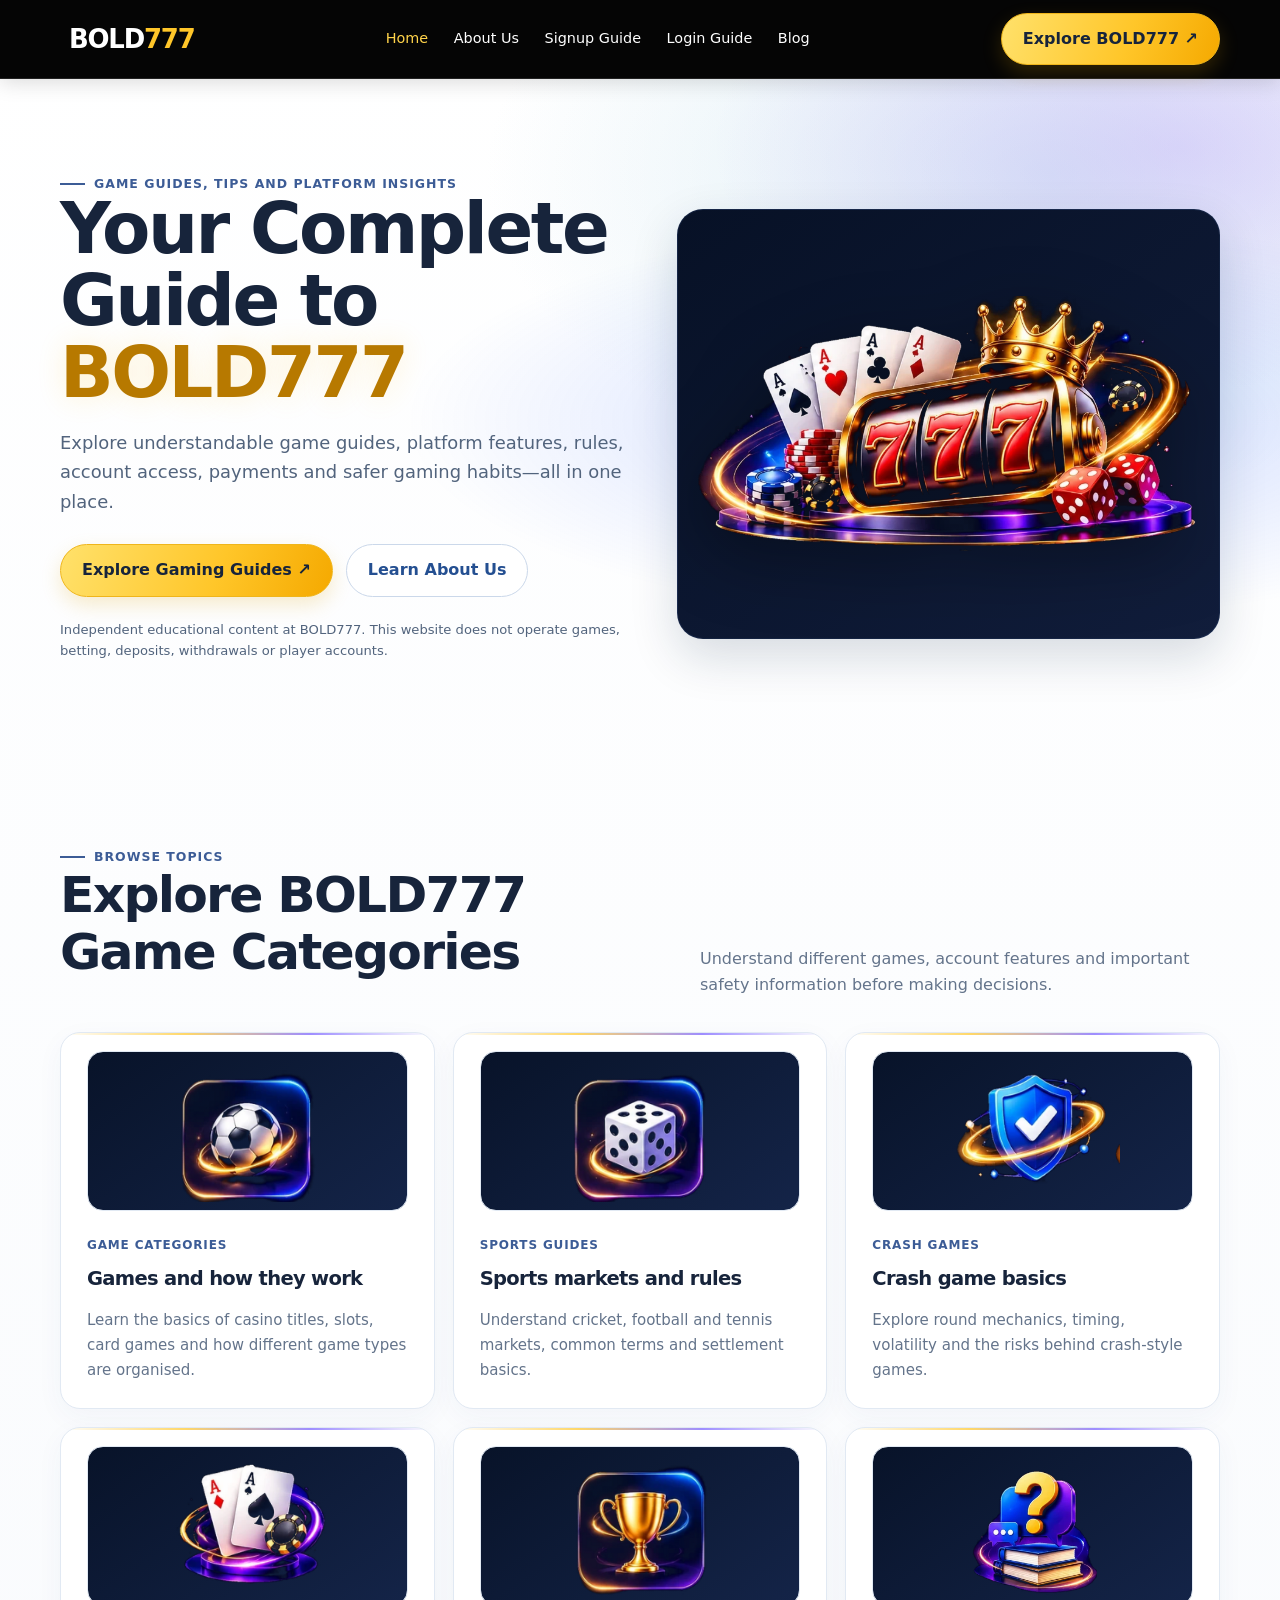
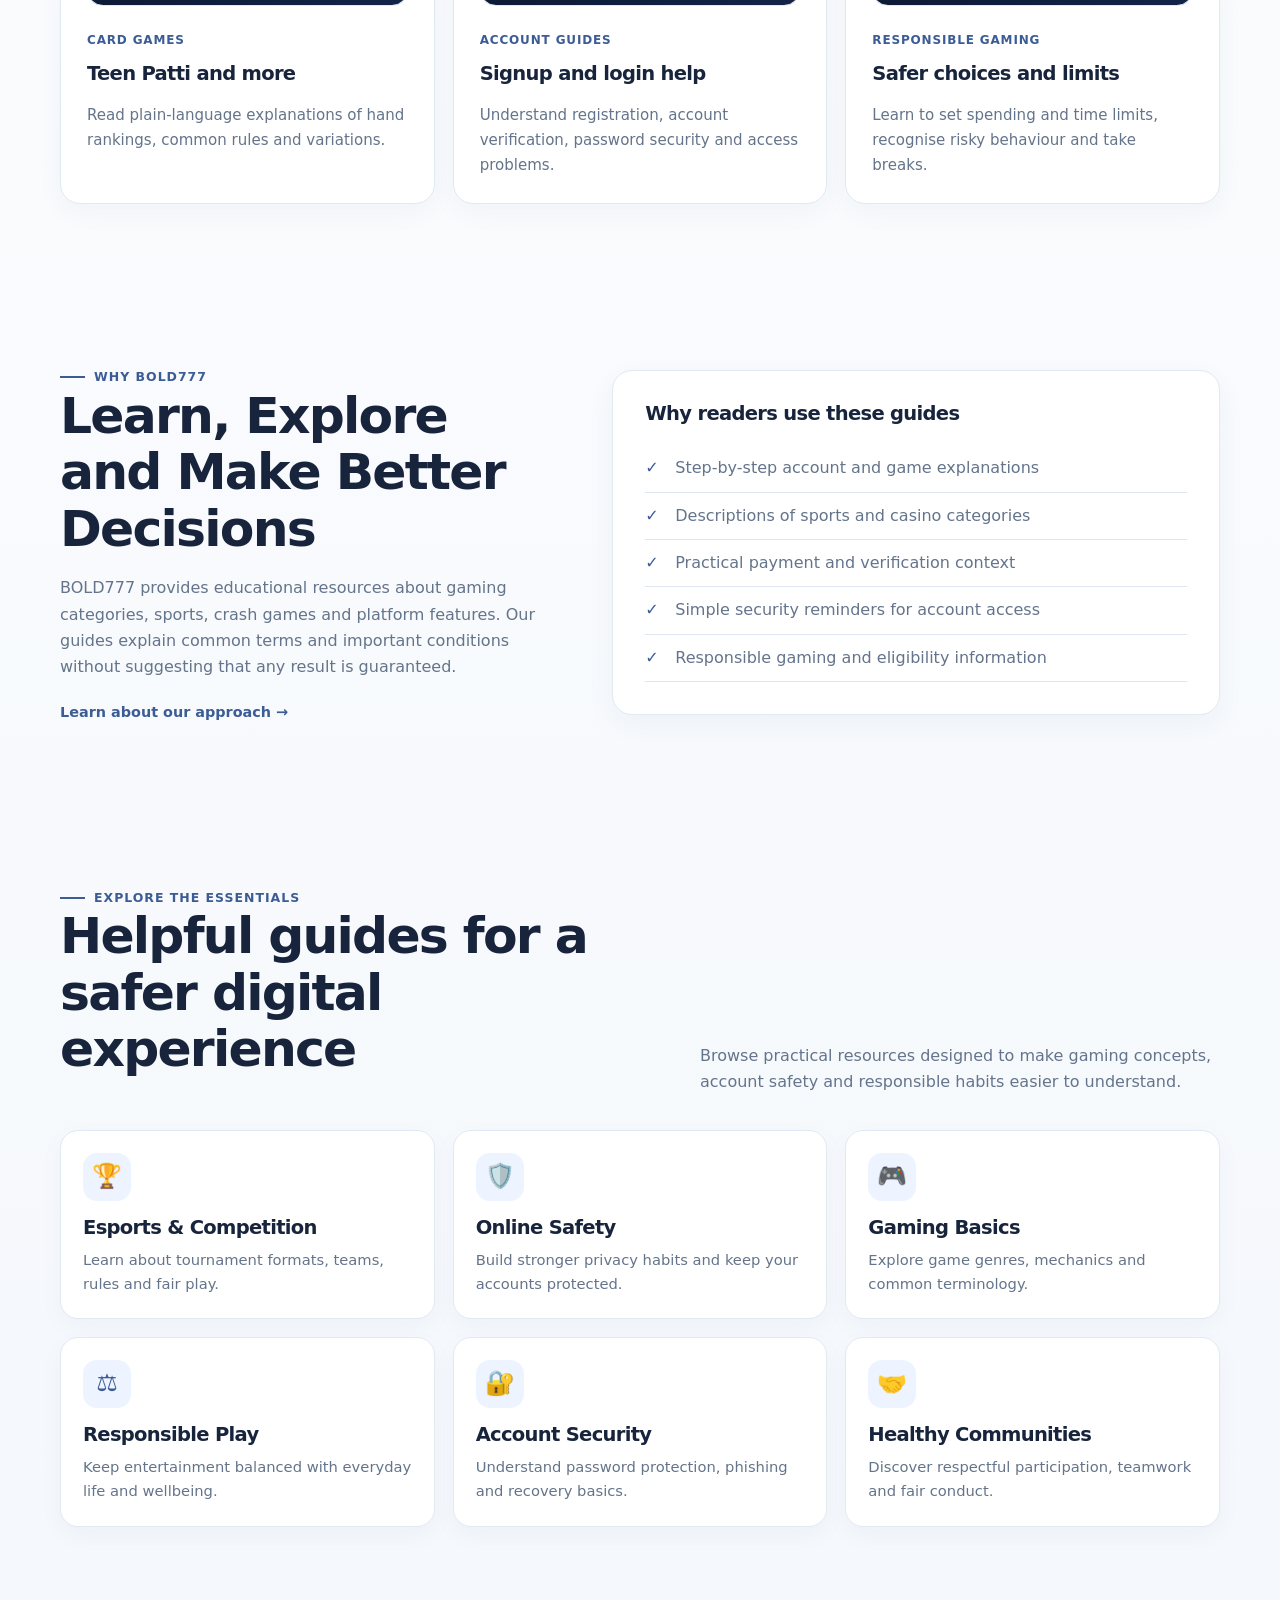
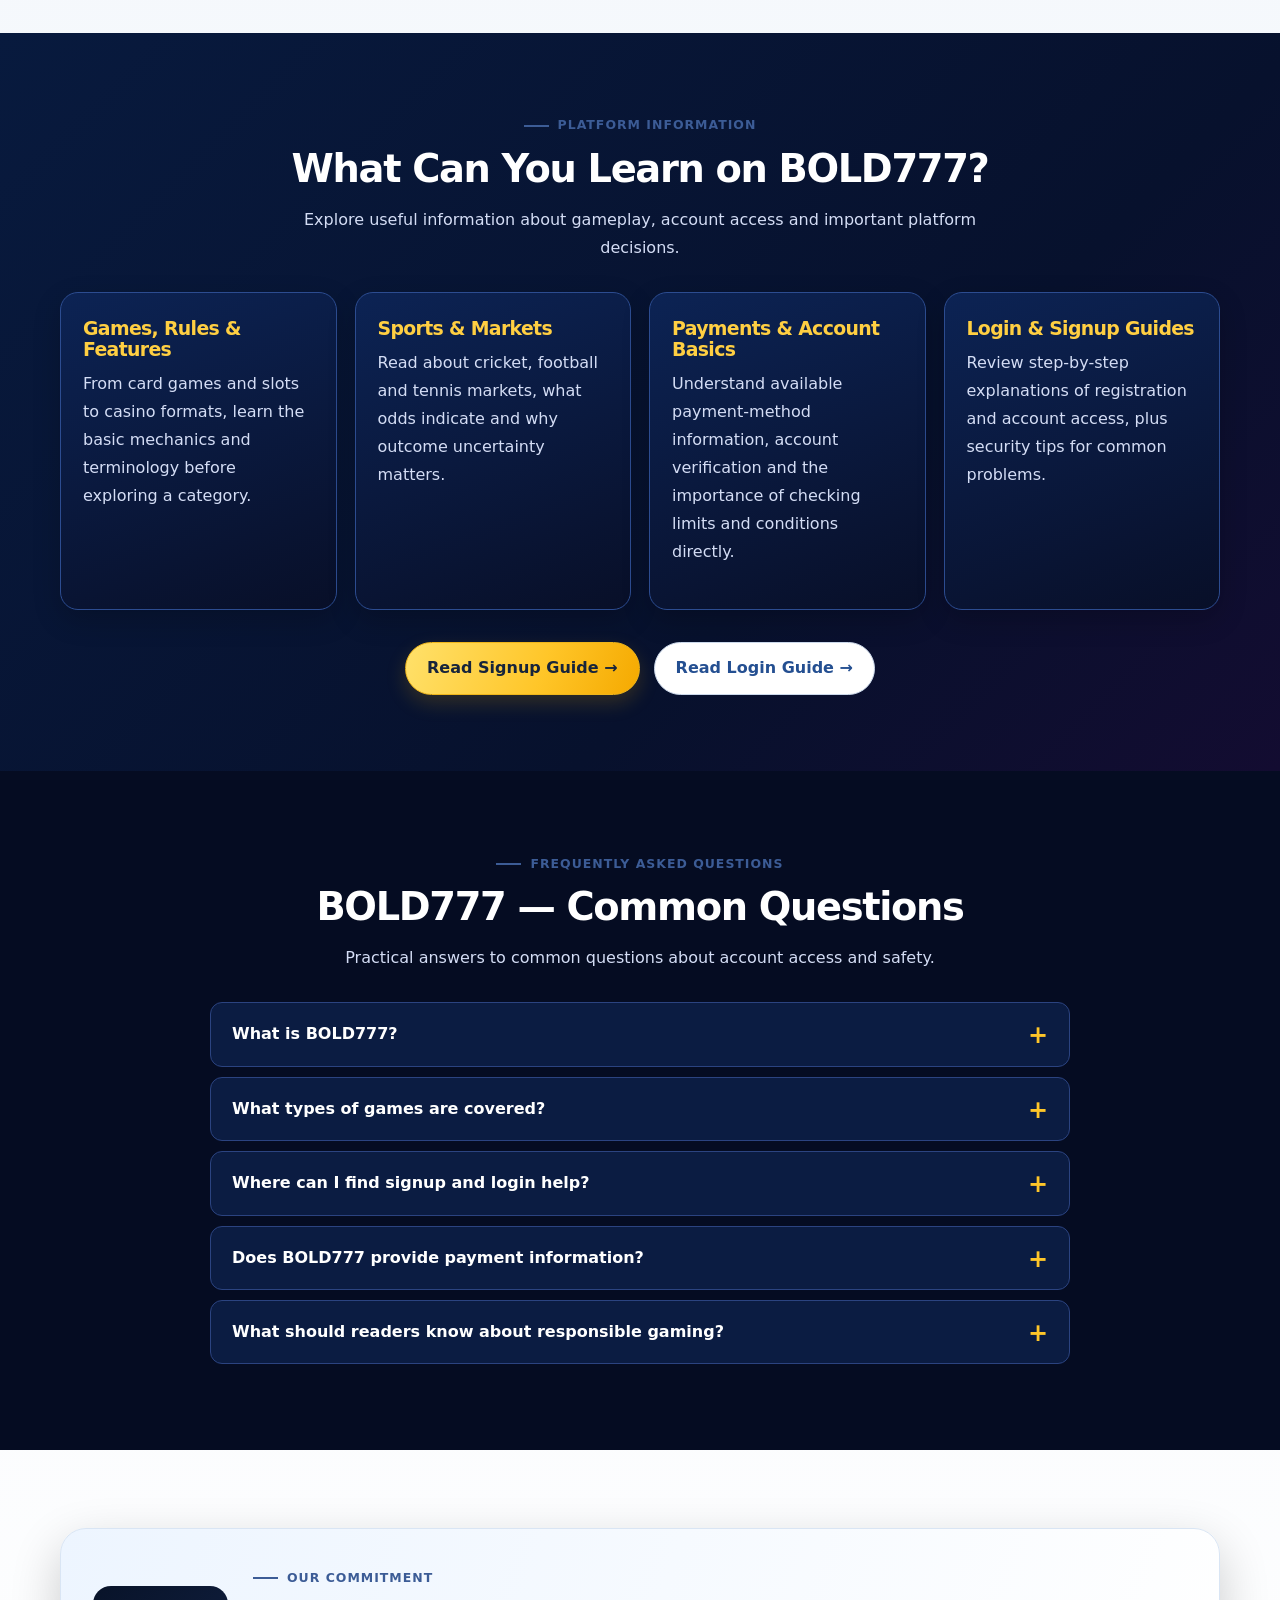
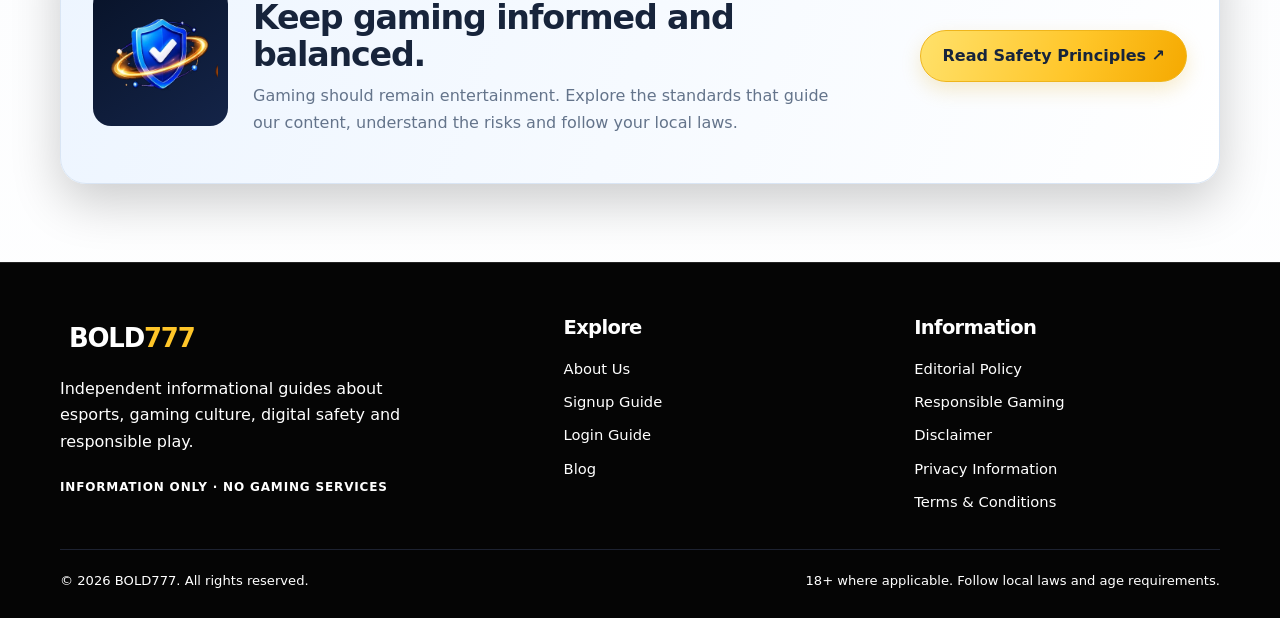
<file: index.html>
<!DOCTYPE html>

<html lang="en"><head><meta name="google-site-verification" content="otg642Xr1GDGGrI_klR2KMKxdS2SRmSBJ6KXECYcWBM" /><meta charset="utf-8"/><meta content="width=device-width, initial-scale=1" name="viewport"/>
<title>BOLD777 | Game Guides, Account Help &amp; Online Safety</title>
<meta content="#ffffff" name="theme-color"/><link href="assets/style.css" rel="stylesheet"/>
<meta content="website" property="og:type"/>
<meta content="Explore BOLD777 game guides, sports and casino basics, signup and login help, account safety, responsible gaming tips and platform information." name="description"/><meta content="index, follow" name="robots"/><link href="https://bold777games.netlify.app/" rel="canonical"/><meta content="BOLD777 | Game Guides, Account Help &amp; Online Safety" property="og:title"/><meta content="Explore BOLD777 game guides, sports and casino basics, signup and login help, account safety, responsible gaming tips and platform information." property="og:description"/><meta content="https://bold777games.com/" property="og:url"/><meta content="summary_large_image" name="twitter:card"/><meta content="BOLD777 | Game Guides, Account Help &amp; Online Safety" name="twitter:title"/><meta content="Explore BOLD777 game guides, sports and casino basics, signup and login help, account safety, responsible gaming tips and platform information." name="twitter:description"/></head><body><header><div class="container nav"><a class="brand" href="index.html">BOLD<span>777</span></a><button aria-expanded="false" aria-label="Toggle navigation" class="menu-btn">Menu</button><nav class="navlinks"><a class="active" href="index.html">Home</a><a class="" href="about.html">About Us</a><a class="" href="signup.html">Signup Guide</a><a class="" href="login.html">Login Guide</a><a class="" href="blog.html">Blog</a></nav><a class="nav-cta" href="https://bold777games.com/">Explore BOLD777 ↗</a></div></header>
<main><section class="hero"><div class="container hero-grid"><div><span class="eyebrow">GAME GUIDES, TIPS AND PLATFORM INSIGHTS</span><h1>Your Complete Guide to <span style="color:#ffc329">BOLD777</span></h1><p>Explore understandable game guides, platform features, rules, account access, payments and safer gaming habits—all in one place.</p><div class="actions"><a class="btn" href="https://bold777games.com/" rel="noopener noreferrer" target="_blank">Explore Gaming Guides ↗</a><a class="btn secondary" href="about.html">Learn About Us</a></div><p style="font-size:.82rem;margin-top:22px">Independent educational content at BOLD777. This website does not operate games, betting, deposits, withdrawals or player accounts.</p></div><div class="visual hero-art"><img alt="BOLD777 gaming illustration with cards, crown, slot machine and chips" src="assets/images/home-hero.png"/></div></div></section>
<section class="section"><div class="container"><div class="section-head"><div><span class="eyebrow">Browse topics</span><h2>Explore BOLD777 Game Categories</h2></div><p>Understand different games, account features and important safety information before making decisions.</p></div><div class="grid">
<article class="card"><div class="icon image-icon"><img alt="" src="assets/images/category-sports.png"/></div><span class="tag">Game categories</span><h3>Games and how they work</h3><p>Learn the basics of casino titles, slots, card games and how different game types are organised.</p></article>
<article class="card"><div class="icon image-icon"><img alt="" src="assets/images/category-dice.png"/></div><span class="tag">Sports guides</span><h3>Sports markets and rules</h3><p>Understand cricket, football and tennis markets, common terms and settlement basics.</p></article>
<article class="card"><div class="icon image-icon"><img alt="" src="assets/images/security-guide.png"/></div><span class="tag">Crash games</span><h3>Crash game basics</h3><p>Explore round mechanics, timing, volatility and the risks behind crash-style games.</p></article>
<article class="card"><div class="icon image-icon"><img alt="" src="assets/images/cards-guide.png"/></div><span class="tag">Card games</span><h3>Teen Patti and more</h3><p>Read plain-language explanations of hand rankings, common rules and variations.</p></article>
<article class="card"><div class="icon image-icon"><img alt="" src="assets/images/category-trophy.png"/></div><span class="tag">Account guides</span><h3>Signup and login help</h3><p>Understand registration, account verification, password security and access problems.</p></article>
<article class="card"><div class="icon image-icon"><img alt="" src="assets/images/faq-guide.png"/></div><span class="tag">Responsible gaming</span><h3>Safer choices and limits</h3><p>Learn to set spending and time limits, recognise risky behaviour and take breaks.</p></article>
</div></div></section>
<section class="section"><div class="container split"><div><span class="eyebrow">Why BOLD777</span><h2>Learn, Explore and Make Better Decisions</h2><p>BOLD777 provides educational resources about gaming categories, sports, crash games and platform features. Our guides explain common terms and important conditions without suggesting that any result is guaranteed.</p><a class="read" href="about.html">Learn about our approach →</a></div><div class="panel"><h3>Why readers use these guides</h3><ul class="checklist"><li>Step-by-step account and game explanations</li><li>Descriptions of sports and casino categories</li><li>Practical payment and verification context</li><li>Simple security reminders for account access</li><li>Responsible gaming and eligibility information</li></ul></div></div></section>
<section class="section"><div class="container"><div class="section-head"><div><span class="eyebrow">Explore the essentials</span><h2>Helpful guides for a safer digital experience</h2></div><p>Browse practical resources designed to make gaming concepts, account safety and responsible habits easier to understand.</p></div><div class="feature-grid">
<div class="feature-tile"><div class="feature-symbol">🏆</div><h3>Esports &amp; Competition</h3><p>Learn about tournament formats, teams, rules and fair play.</p></div>
<div class="feature-tile"><div class="feature-symbol">🛡️</div><h3>Online Safety</h3><p>Build stronger privacy habits and keep your accounts protected.</p></div>
<div class="feature-tile"><div class="feature-symbol">🎮</div><h3>Gaming Basics</h3><p>Explore game genres, mechanics and common terminology.</p></div>
<div class="feature-tile"><div class="feature-symbol">⚖️</div><h3>Responsible Play</h3><p>Keep entertainment balanced with everyday life and wellbeing.</p></div>
<div class="feature-tile"><div class="feature-symbol">🔐</div><h3>Account Security</h3><p>Understand password protection, phishing and recovery basics.</p></div>
<div class="feature-tile"><div class="feature-symbol">🤝</div><h3>Healthy Communities</h3><p>Discover respectful participation, teamwork and fair conduct.</p></div>
</div></div></section>
<section class="content-rich-section rich-alt"><div class="container"><div class="rich-heading"><span class="eyebrow">PLATFORM INFORMATION</span><h2>What Can You Learn on BOLD777?</h2><p>Explore useful information about gameplay, account access and important platform decisions.</p></div><div class="rich-card-grid"><article class="rich-card"><h3>Games, Rules &amp; Features</h3><p>From card games and slots to casino formats, learn the basic mechanics and terminology before exploring a category.</p></article><article class="rich-card"><h3>Sports &amp; Markets</h3><p>Read about cricket, football and tennis markets, what odds indicate and why outcome uncertainty matters.</p></article><article class="rich-card"><h3>Payments &amp; Account Basics</h3><p>Understand available payment-method information, account verification and the importance of checking limits and conditions directly.</p></article><article class="rich-card"><h3>Login &amp; Signup Guides</h3><p>Review step-by-step explanations of registration and account access, plus security tips for common problems.</p></article></div><div class="rich-actions"><a class="btn" href="signup.html">Read Signup Guide →</a><a class="btn secondary" href="login.html">Read Login Guide →</a></div></div></section><section class="content-rich-section"><div class="container"><div class="rich-heading"><span class="eyebrow">FREQUENTLY ASKED QUESTIONS</span><h2>BOLD777 — Common Questions</h2><p>Practical answers to common questions about account access and safety.</p></div><div class="rich-faq-list"><details class="rich-faq"><summary>What is BOLD777?</summary><p>BOLD777 is a content resource providing game guides, information about platform features and educational updates related to BOLD777.</p></details><details class="rich-faq"><summary>What types of games are covered?</summary><p>Guides cover sports, casino formats, card games, slots and crash games, with topics varying by publication.</p></details><details class="rich-faq"><summary>Where can I find signup and login help?</summary><p>Use the Signup Guide and Login Guide pages for general steps, verification information and account-security advice.</p></details><details class="rich-faq"><summary>Does BOLD777 provide payment information?</summary><p>The site explains payment-related topics and conditions. Always confirm current methods and limits with the official platform.</p></details><details class="rich-faq"><summary>What should readers know about responsible gaming?</summary><p>Only participate where legally permitted and age-eligible. Set clear limits, avoid chasing losses and seek support when needed.</p></details></div></div></section><section class="section" id="site-policies"><div class="container"><div class="banner banner-with-art final-banner"><img alt="Illustration of gaming safety" class="banner-art" src="assets/images/security-guide.webp"/><div class="final-banner-copy"><span class="eyebrow">Our commitment</span><h2>Keep gaming informed and balanced.</h2><p>Gaming should remain entertainment. Explore the standards that guide our content, understand the risks and follow your local laws.</p></div><a class="btn final-banner-button" href="https://bold777games.com/responsible-gaming/">Read Safety Principles ↗</a></div></div></section></main>
<footer><div class="container"><div class="footer-grid"><div><a class="brand" href="index.html">BOLD<span>777</span></a><p style="max-width:360px;margin-top:16px">Independent informational guides about esports, gaming culture, digital safety and responsible play.</p><p class="tag">Information only · No gaming services</p></div><div><h3>Explore</h3><div class="footer-links"><a href="about.html">About Us</a><a href="signup.html">Signup Guide</a><a href="login.html">Login Guide</a><a href="blog.html">Blog</a></div></div><div><h3>Information</h3><div class="footer-links"><a href="https://bold777games.com/editorial-policy/">Editorial Policy</a><a href="https://bold777games.com/responsible-gaming/">Responsible Gaming</a><a href="https://bold777games.com/disclaimer/">Disclaimer</a><a href="https://bold777games.com/privacy-policy/">Privacy Information</a><a href="https://bold777games.com/terms-conditions/">Terms &amp; Conditions</a></div></div></div><div class="footer-bottom"><span>© <span data-year=""></span> BOLD777. All rights reserved.</span><span>18+ where applicable. Follow local laws and age requirements.</span></div></div></footer><script src="assets/script.js"></script></body></html>
</file>
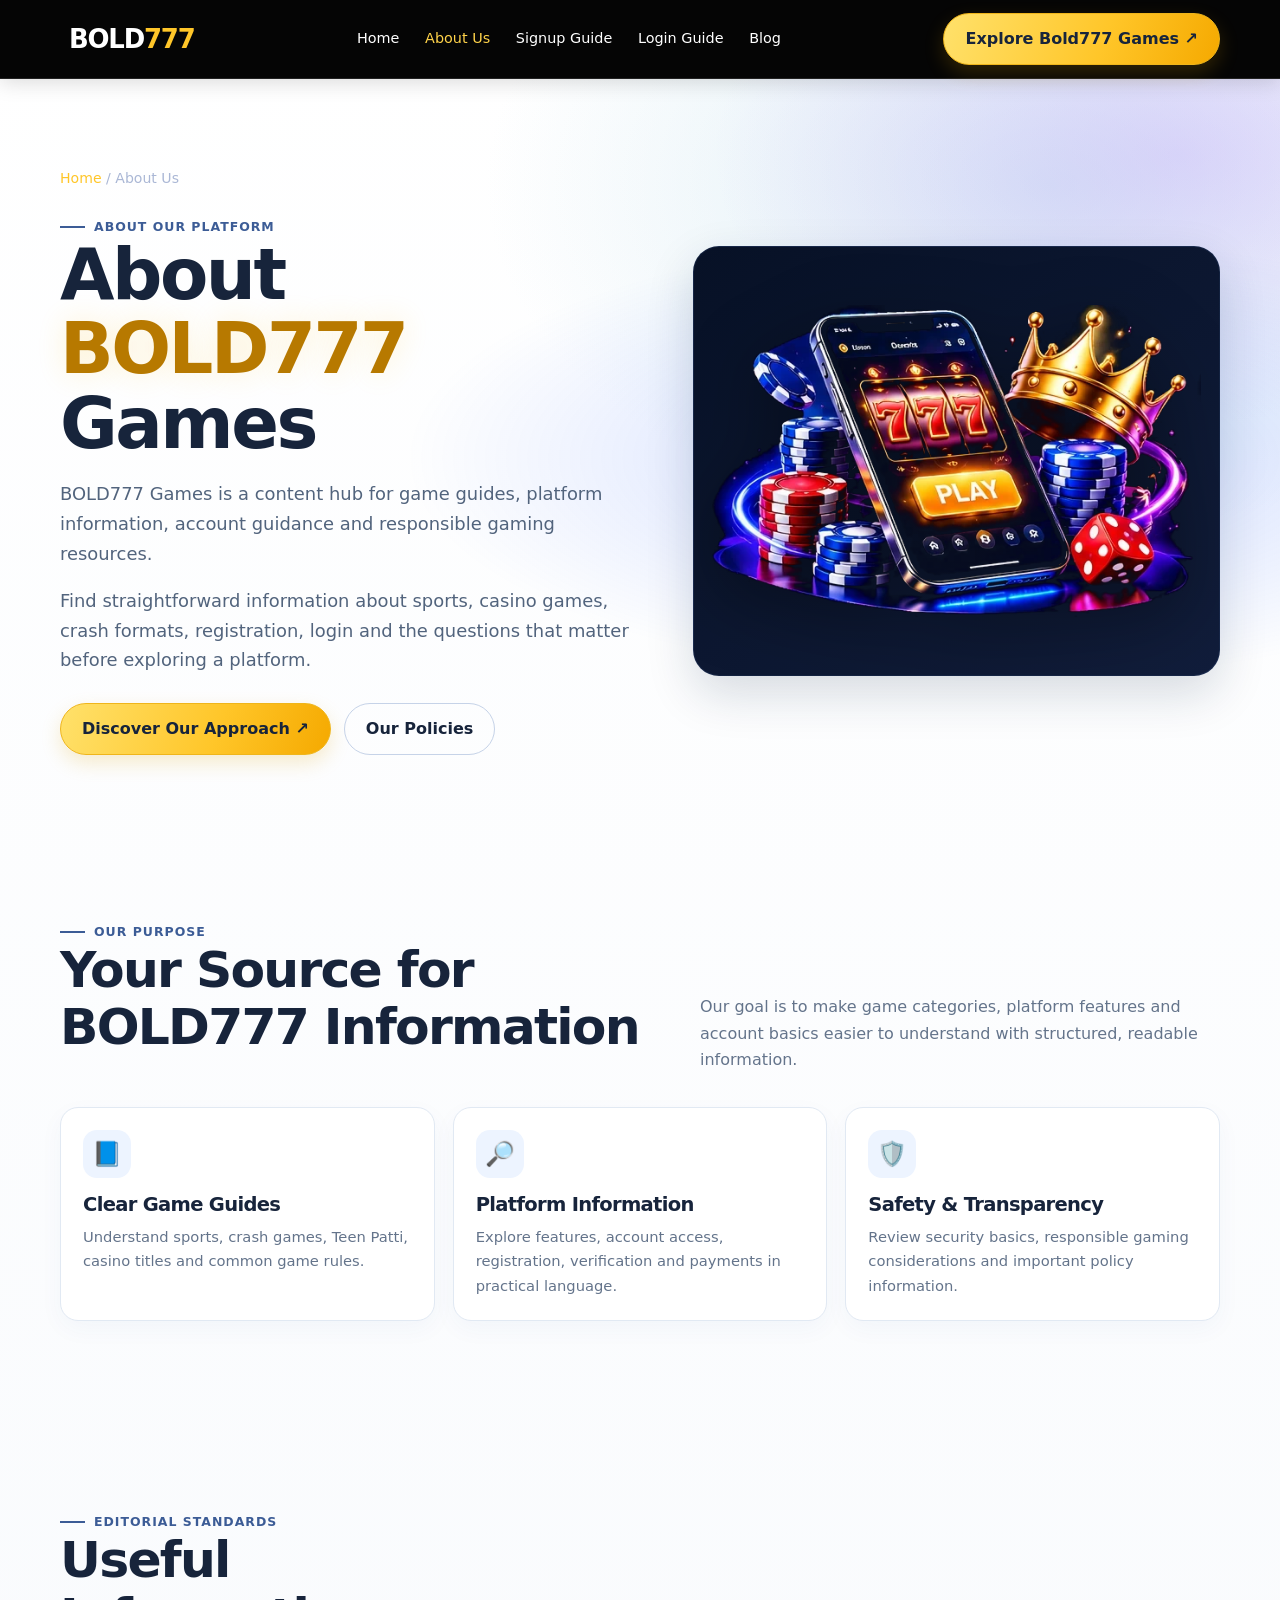
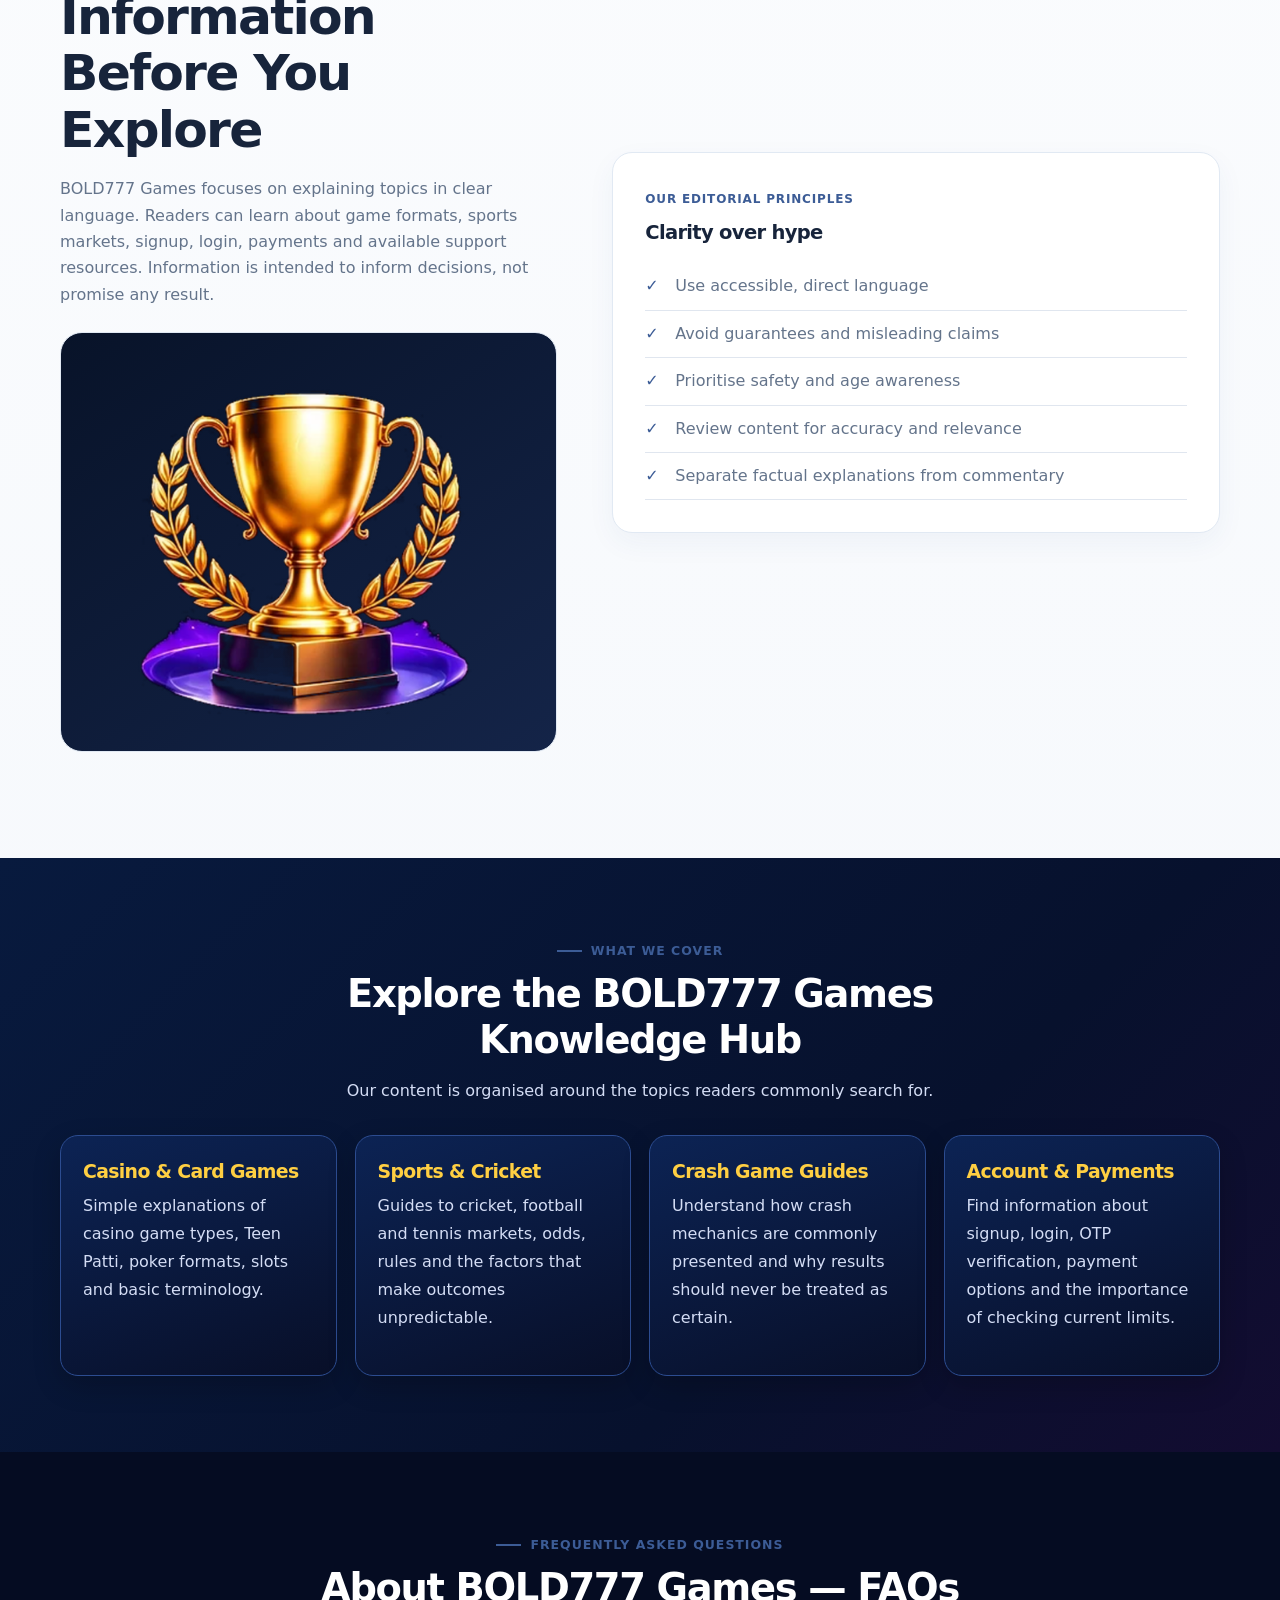
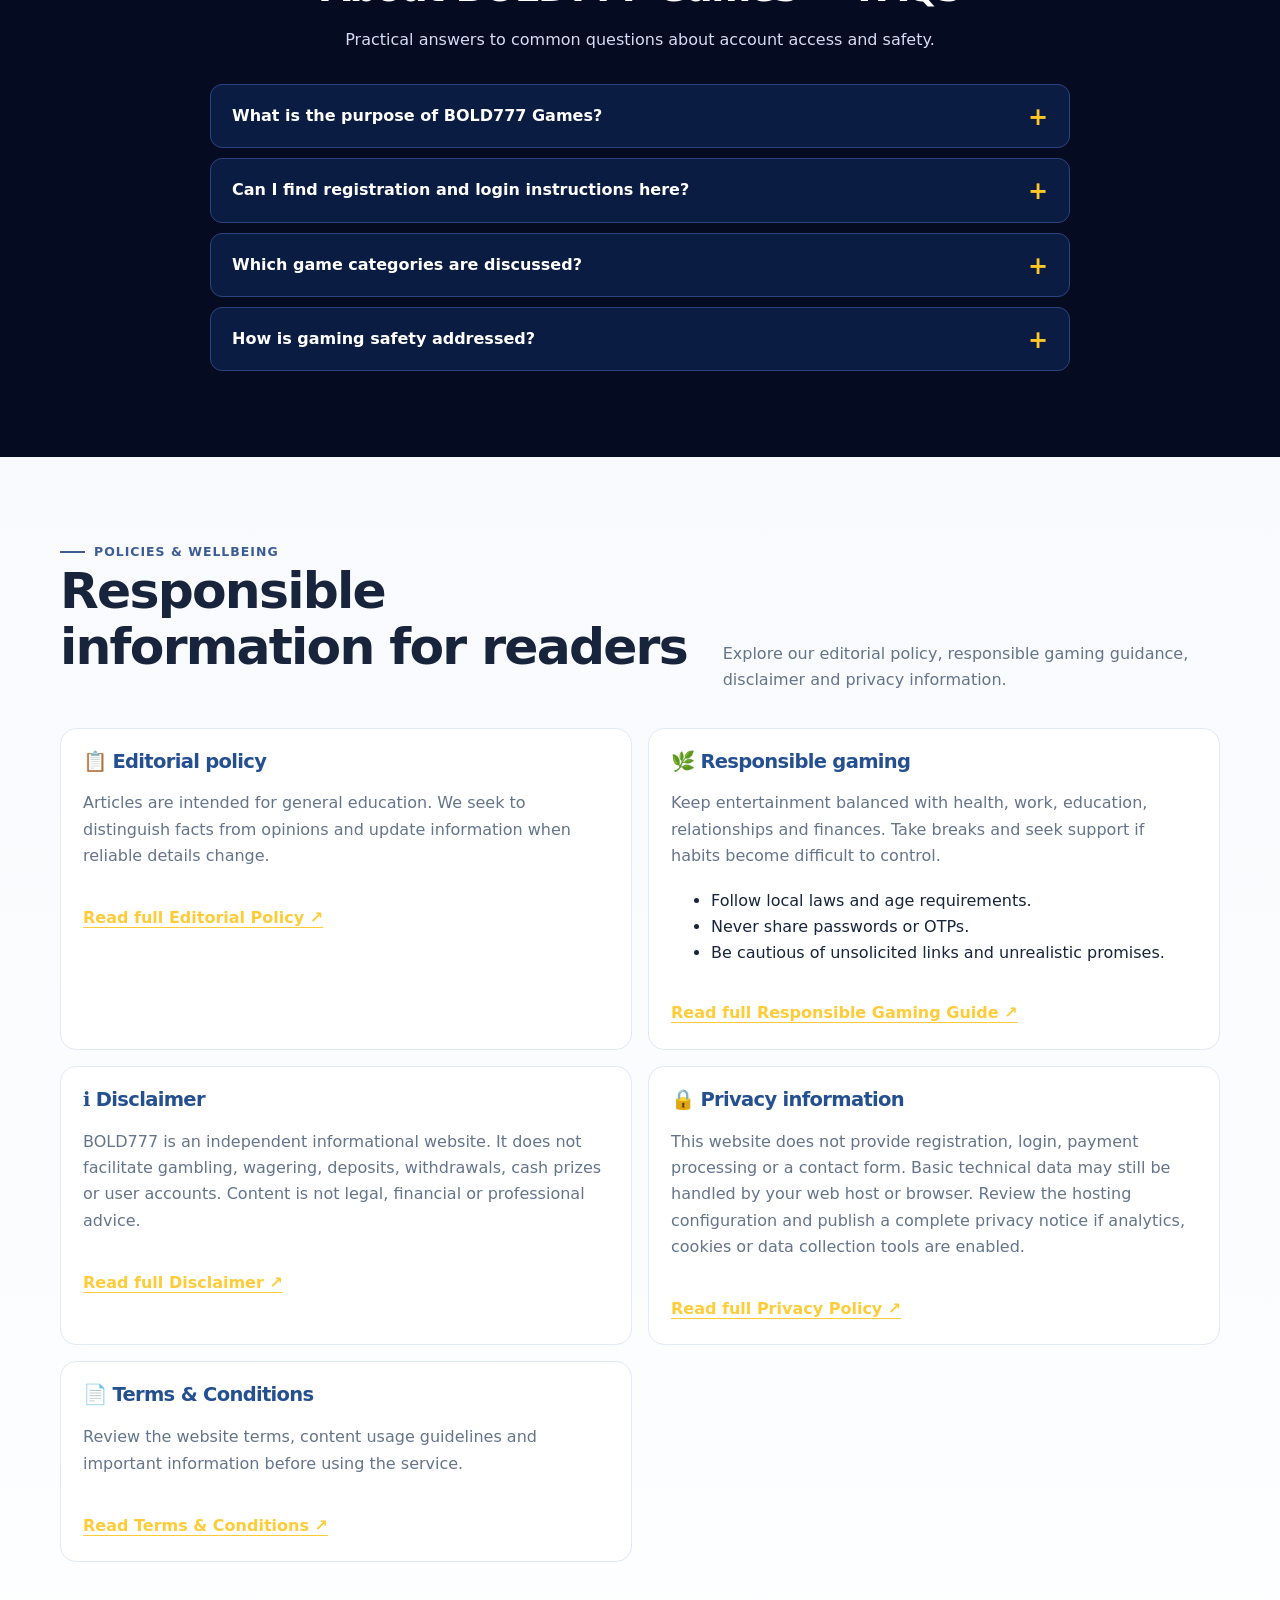
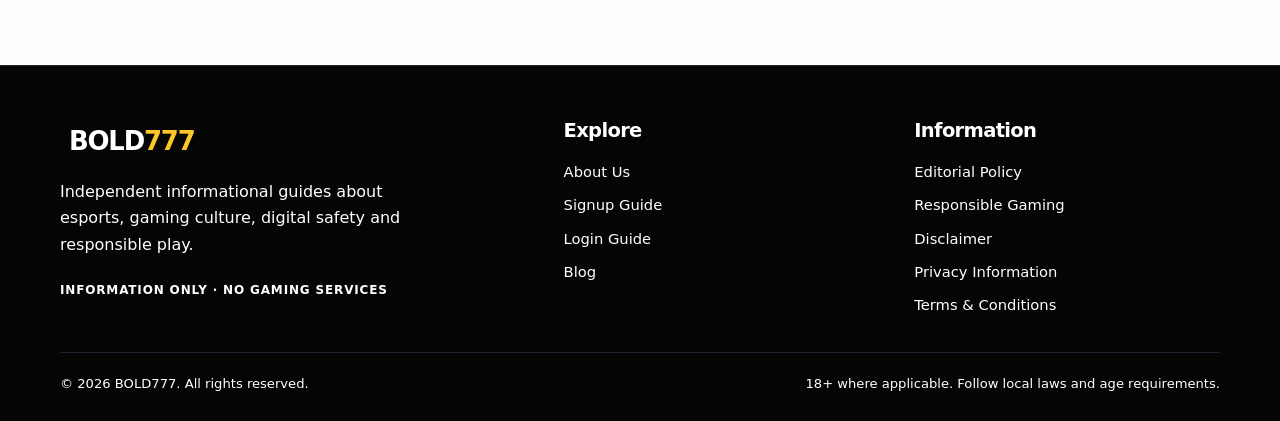
<file: about.html>
<!DOCTYPE html>

<html lang="en"><head><meta charset="utf-8"/><meta content="width=device-width, initial-scale=1" name="viewport"/>
<title>About BOLD777 | Gaming Guides &amp; Editorial Information</title>
<meta content="#ffffff" name="theme-color"/><link href="assets/style.css" rel="stylesheet"/>
<meta content="website" property="og:type"/>
<meta content="Learn about BOLD777 guides, our informational approach, gaming topics, editorial standards, reader safety and important website policies." name="description"/><meta content="index, follow" name="robots"/><link href="https://bold777games.netlify.app/about" rel="canonical"/><meta content="About BOLD777 | Gaming Guides &amp; Editorial Information" property="og:title"/><meta content="Learn about BOLD777 guides, our informational approach, gaming topics, editorial standards, reader safety and important website policies." property="og:description"/><meta content="https://bold777games.com/about.html" property="og:url"/><meta content="summary_large_image" name="twitter:card"/><meta content="About BOLD777 | Gaming Guides &amp; Editorial Information" name="twitter:title"/><meta content="Learn about BOLD777 guides, our informational approach, gaming topics, editorial standards, reader safety and important website policies." name="twitter:description"/></head><body><header><div class="container nav"><a class="brand" href="index.html">BOLD<span>777</span></a><button aria-expanded="false" aria-label="Toggle navigation" class="menu-btn">Menu</button><nav class="navlinks"><a class="" href="index.html">Home</a><a class="active" href="about.html">About Us</a><a class="" href="signup.html">Signup Guide</a><a class="" href="login.html">Login Guide</a><a class="" href="blog.html">Blog</a></nav><a class="nav-cta" href="https://bold777games.com/">Explore Bold777 Games ↗</a></div></header>
<main><section class="hero about-feature-hero"><div class="container hero-grid"><div class="about-hero-copy"><div class="breadcrumbs"><a href="index.html">Home</a> / About Us</div><span class="eyebrow">About our platform</span><h1>About <span>BOLD777</span> Games</h1><p>BOLD777 Games is a content hub for game guides, platform information, account guidance and responsible gaming resources.</p><p>Find straightforward information about sports, casino games, crash formats, registration, login and the questions that matter before exploring a platform.</p><div class="actions"><a class="btn" href="#our-story">Discover Our Approach ↗</a><a class="btn secondary" href="#editorial">Our Policies</a></div></div><div class="visual hero-art about-hero-art"><img alt="Gaming device and online account illustration" src="assets/images/phone-guide.webp"/></div></div></section>
<section class="section" id="our-story"><div class="container"><div class="section-head"><div><span class="eyebrow">Our purpose</span><h2>Your Source for BOLD777 Information</h2></div><p>Our goal is to make game categories, platform features and account basics easier to understand with structured, readable information.</p></div><div class="feature-grid">
<div class="feature-tile"><div class="feature-symbol">📘</div><h3>Clear Game Guides</h3><p>Understand sports, crash games, Teen Patti, casino titles and common game rules.</p></div>
<div class="feature-tile"><div class="feature-symbol">🔎</div><h3>Platform Information</h3><p>Explore features, account access, registration, verification and payments in practical language.</p></div>
<div class="feature-tile"><div class="feature-symbol">🛡️</div><h3>Safety &amp; Transparency</h3><p>Review security basics, responsible gaming considerations and important policy information.</p></div>
</div></div></section>
<section class="section"><div class="container split"><div><span class="eyebrow">Editorial standards</span><h2>Useful Information Before You Explore</h2><p>BOLD777 Games focuses on explaining topics in clear language. Readers can learn about game formats, sports markets, signup, login, payments and available support resources. Information is intended to inform decisions, not promise any result.</p><img alt="Illustration representing gaming education" class="article-feature-image" src="assets/images/trophy-guide.png" style="margin-top:24px"/></div><div class="panel"><span class="tag">Our editorial principles</span><h3>Clarity over hype</h3><ul class="checklist"><li>Use accessible, direct language</li><li>Avoid guarantees and misleading claims</li><li>Prioritise safety and age awareness</li><li>Review content for accuracy and relevance</li><li>Separate factual explanations from commentary</li></ul></div></div></section>
<section class="content-rich-section rich-alt"><div class="container"><div class="rich-heading"><span class="eyebrow">WHAT WE COVER</span><h2>Explore the BOLD777 Games Knowledge Hub</h2><p>Our content is organised around the topics readers commonly search for.</p></div><div class="rich-card-grid"><article class="rich-card"><h3>Casino &amp; Card Games</h3><p>Simple explanations of casino game types, Teen Patti, poker formats, slots and basic terminology.</p></article><article class="rich-card"><h3>Sports &amp; Cricket</h3><p>Guides to cricket, football and tennis markets, odds, rules and the factors that make outcomes unpredictable.</p></article><article class="rich-card"><h3>Crash Game Guides</h3><p>Understand how crash mechanics are commonly presented and why results should never be treated as certain.</p></article><article class="rich-card"><h3>Account &amp; Payments</h3><p>Find information about signup, login, OTP verification, payment options and the importance of checking current limits.</p></article></div></div></section><section class="content-rich-section"><div class="container"><div class="rich-heading"><span class="eyebrow">FREQUENTLY ASKED QUESTIONS</span><h2>About BOLD777 Games — FAQs</h2><p>Practical answers to common questions about account access and safety.</p></div><div class="rich-faq-list"><details class="rich-faq"><summary>What is the purpose of BOLD777 Games?</summary><p>To provide guides and information about the BOLD777 platform, game categories, features and important account topics.</p></details><details class="rich-faq"><summary>Can I find registration and login instructions here?</summary><p>Yes. Separate Signup and Login guides explain typical steps and precautions; they do not collect credentials.</p></details><details class="rich-faq"><summary>Which game categories are discussed?</summary><p>Topics include sports, crash games, casino formats, Teen Patti and other game-related features.</p></details><details class="rich-faq"><summary>How is gaming safety addressed?</summary><p>The site links to its policies and offers reminders about eligibility, keeping credentials private and maintaining limits.</p></details></div></div></section><section class="section" id="editorial"><div class="container"><div class="section-head"><div><span class="eyebrow">Policies &amp; wellbeing</span><h2>Responsible information for readers</h2></div><p>Explore our editorial policy, responsible gaming guidance, disclaimer and privacy information.</p></div><div class="policy-grid">
<div class="policy-card" id="editorial-details"><h3>📋 Editorial policy</h3><p>Articles are intended for general education. We seek to distinguish facts from opinions and update information when reliable details change.</p><a class="policy-external-link" href="https://bold777games.com/editorial-policy/">Read full Editorial Policy ↗</a></div>
<div class="policy-card" id="responsible"><h3>🌿 Responsible gaming</h3><p>Keep entertainment balanced with health, work, education, relationships and finances. Take breaks and seek support if habits become difficult to control.</p><ul><li>Follow local laws and age requirements.</li><li>Never share passwords or OTPs.</li><li>Be cautious of unsolicited links and unrealistic promises.</li></ul><a class="policy-external-link" href="https://bold777games.com/responsible-gaming/">Read full Responsible Gaming Guide ↗</a></div>
<div class="policy-card" id="disclaimer"><h3>ℹ️ Disclaimer</h3><p>BOLD777 is an independent informational website. It does not facilitate gambling, wagering, deposits, withdrawals, cash prizes or user accounts. Content is not legal, financial or professional advice.</p><a class="policy-external-link" href="https://bold777games.com/disclaimer/">Read full Disclaimer ↗</a></div>
<div class="policy-card" id="privacy"><h3>🔒 Privacy information</h3><p>This website does not provide registration, login, payment processing or a contact form. Basic technical data may still be handled by your web host or browser. Review the hosting configuration and publish a complete privacy notice if analytics, cookies or data collection tools are enabled.</p><a class="policy-external-link" href="https://bold777games.com/privacy-policy/">Read full Privacy Policy ↗</a></div>
<div class="policy-card"><h3>📄 Terms &amp; Conditions</h3><p>Review the website terms, content usage guidelines and important information before using the service.</p><a class="policy-external-link" href="https://bold777games.com/terms-conditions/">Read Terms &amp; Conditions ↗</a></div></div></div></section></main>
<footer><div class="container"><div class="footer-grid"><div><a class="brand" href="index.html">BOLD<span>777</span></a><p style="max-width:360px;margin-top:16px">Independent informational guides about esports, gaming culture, digital safety and responsible play.</p><p class="tag">Information only · No gaming services</p></div><div><h3>Explore</h3><div class="footer-links"><a href="about.html">About Us</a><a href="signup.html">Signup Guide</a><a href="login.html">Login Guide</a><a href="blog.html">Blog</a></div></div><div><h3>Information</h3><div class="footer-links"><a href="https://bold777games.com/editorial-policy/">Editorial Policy</a><a href="https://bold777games.com/responsible-gaming/">Responsible Gaming</a><a href="https://bold777games.com/disclaimer/">Disclaimer</a><a href="https://bold777games.com/privacy-policy/">Privacy Information</a><a href="https://bold777games.com/terms-conditions/">Terms &amp; Conditions</a></div></div></div><div class="footer-bottom"><span>© <span data-year=""></span> BOLD777. All rights reserved.</span><span>18+ where applicable. Follow local laws and age requirements.</span></div></div></footer><script src="assets/script.js"></script></body></html>
</file>
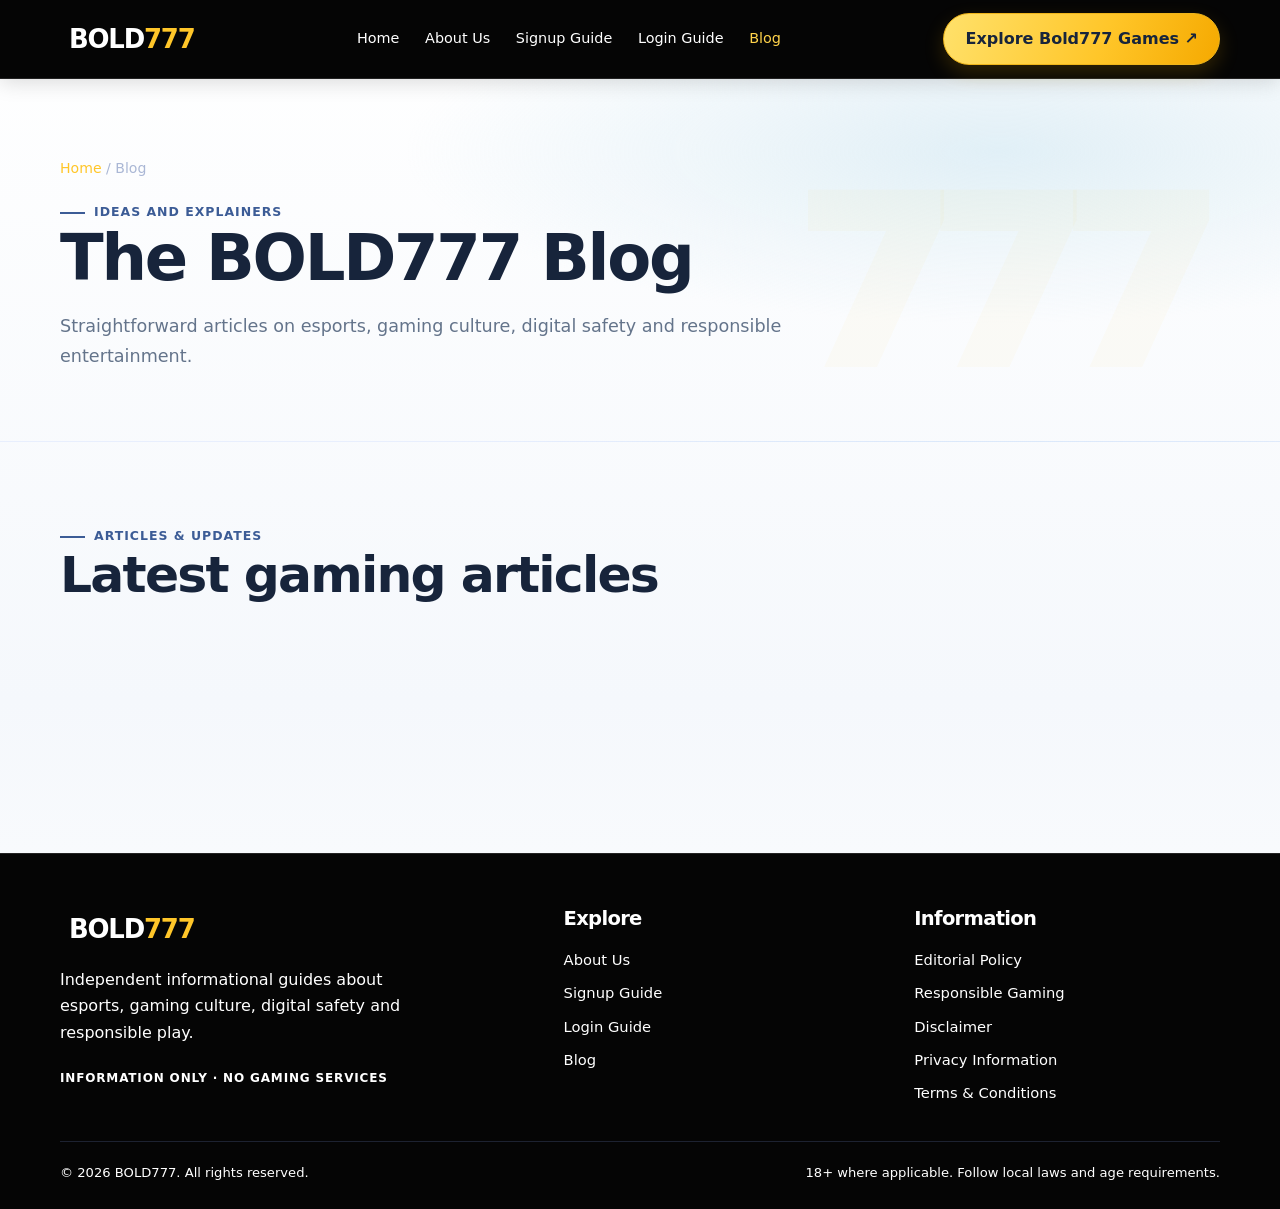
<file: blog.html>
<!DOCTYPE html>

<html lang="en"><head><meta charset="utf-8"/><meta content="width=device-width, initial-scale=1" name="viewport"/>
<title>BOLD777 Blog | Upcoming Gaming Articles &amp; Guides</title>
<meta content="#ffffff" name="theme-color"/><link href="assets/style.css" rel="stylesheet"/>
<meta content="website" property="og:type"/>
<meta content="Visit the BOLD777 blog for future gaming explainers, online safety tips, signup and login guides, sports information and updates." name="description"/><meta content="noindex, follow" name="robots"/><link href="https://bold777games.com/blog.html" rel="canonical"/><meta content="BOLD777 Blog | Upcoming Gaming Articles &amp; Guides" property="og:title"/><meta content="Visit the BOLD777 blog for future gaming explainers, online safety tips, signup and login guides, sports information and updates." property="og:description"/><meta content="https://bold777games.com/blog.html" property="og:url"/><meta content="summary_large_image" name="twitter:card"/><meta content="BOLD777 Blog | Upcoming Gaming Articles &amp; Guides" name="twitter:title"/><meta content="Visit the BOLD777 blog for future gaming explainers, online safety tips, signup and login guides, sports information and updates." name="twitter:description"/></head><body><header><div class="container nav"><a class="brand" href="index.html">BOLD<span>777</span></a><button aria-expanded="false" aria-label="Toggle navigation" class="menu-btn">Menu</button><nav class="navlinks"><a class="" href="index.html">Home</a><a class="" href="about.html">About Us</a><a class="" href="signup.html">Signup Guide</a><a class="" href="login.html">Login Guide</a><a class="active" href="blog.html">Blog</a></nav><a class="nav-cta" href="https://bold777games.com/">Explore Bold777 Games ↗</a></div></header>
<main><section class="page-hero"><div class="container"><div class="breadcrumbs"><a href="index.html">Home</a> / Blog</div><span class="eyebrow">Ideas and explainers</span><h1>The BOLD777 Blog</h1><p style="max-width:760px;font-size:1.1rem">Straightforward articles on esports, gaming culture, digital safety and responsible entertainment.</p></div></section>
<section class="section blog-empty-section"><div class="container"><div class="section-head"><div><span class="eyebrow">Articles &amp; updates</span><h2>Latest gaming articles</h2></div></div><div class="article-list future-articles" id="blog-articles"></div></div></section></main>
<footer><div class="container"><div class="footer-grid"><div><a class="brand" href="index.html">BOLD<span>777</span></a><p style="max-width:360px;margin-top:16px">Independent informational guides about esports, gaming culture, digital safety and responsible play.</p><p class="tag">Information only · No gaming services</p></div><div><h3>Explore</h3><div class="footer-links"><a href="about.html">About Us</a><a href="signup.html">Signup Guide</a><a href="login.html">Login Guide</a><a href="blog.html">Blog</a></div></div><div><h3>Information</h3><div class="footer-links"><a href="https://bold777games.com/editorial-policy/">Editorial Policy</a><a href="https://bold777games.com/responsible-gaming/">Responsible Gaming</a><a href="https://bold777games.com/disclaimer/">Disclaimer</a><a href="https://bold777games.com/privacy-policy/">Privacy Information</a><a href="https://bold777games.com/terms-conditions/">Terms &amp; Conditions</a></div></div></div><div class="footer-bottom"><span>© <span data-year=""></span> BOLD777. All rights reserved.</span><span>18+ where applicable. Follow local laws and age requirements.</span></div></div></footer><script src="assets/script.js"></script></body></html>
</file>
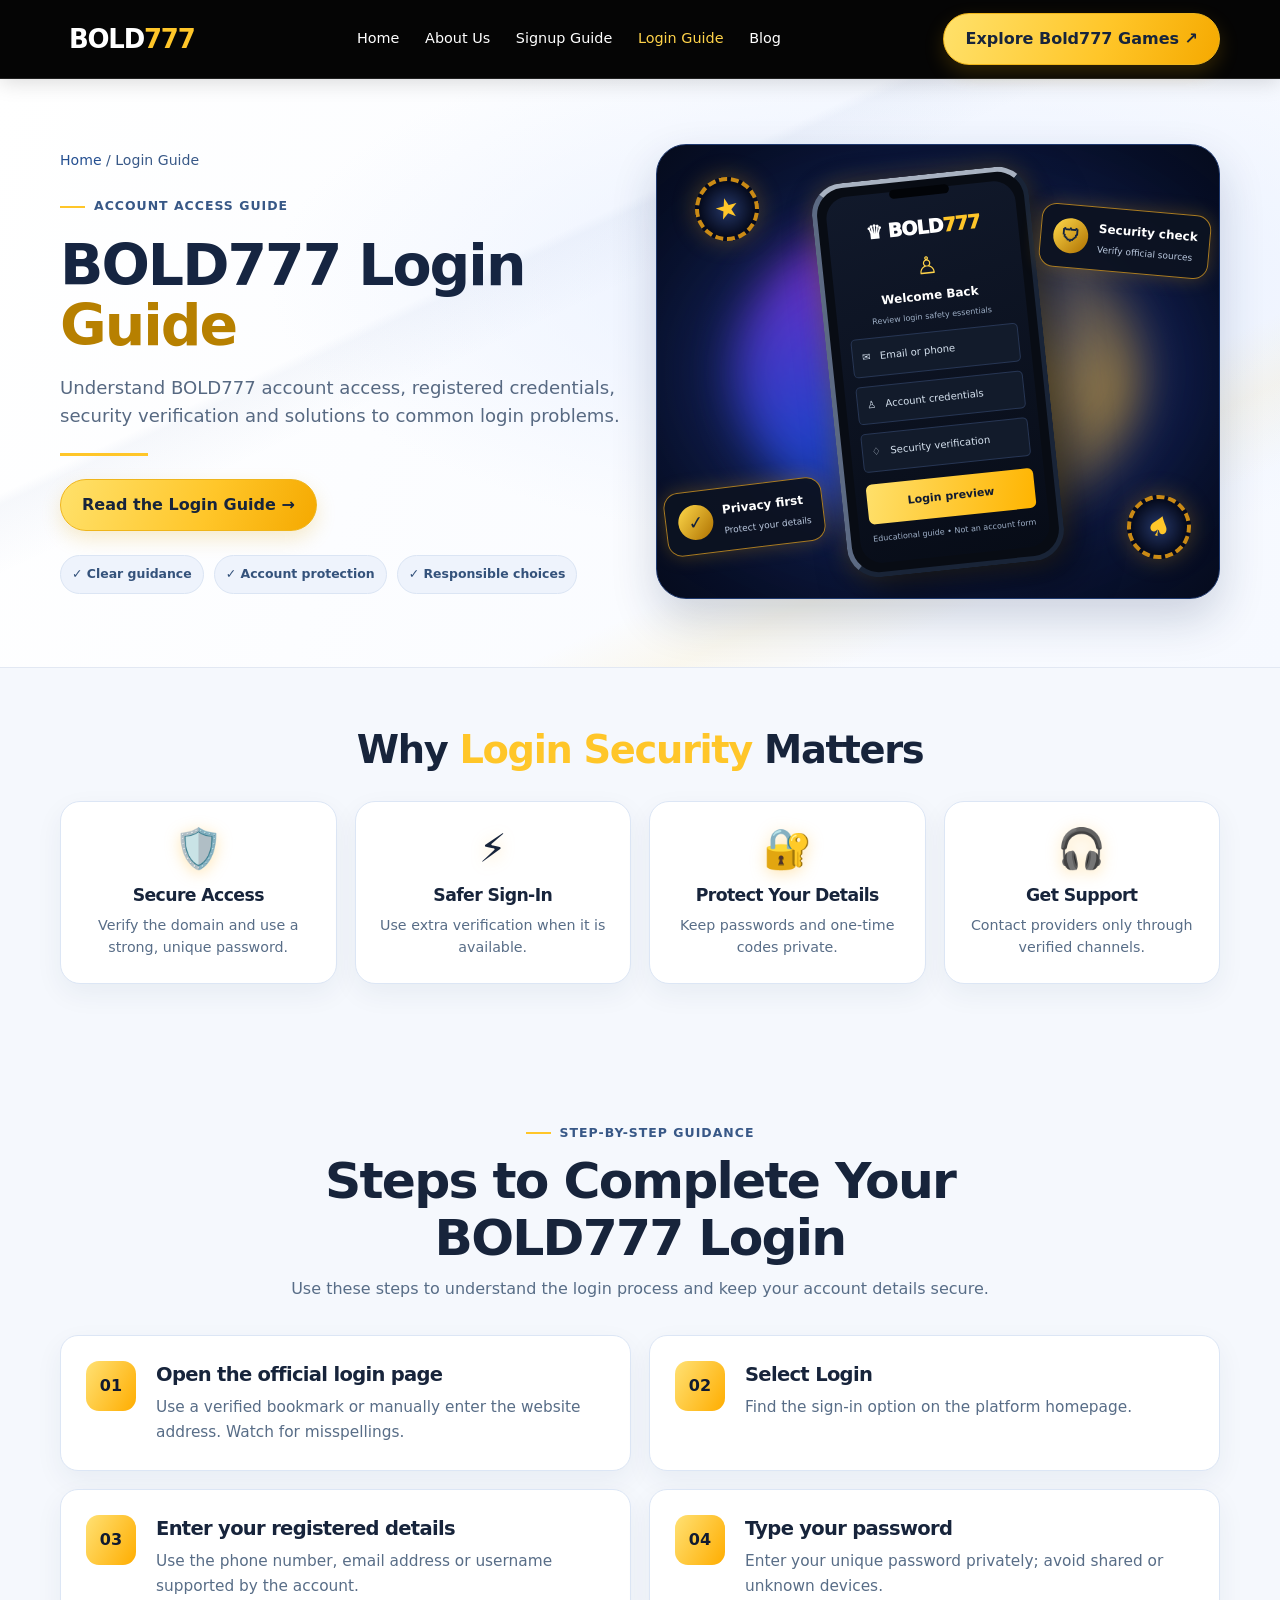
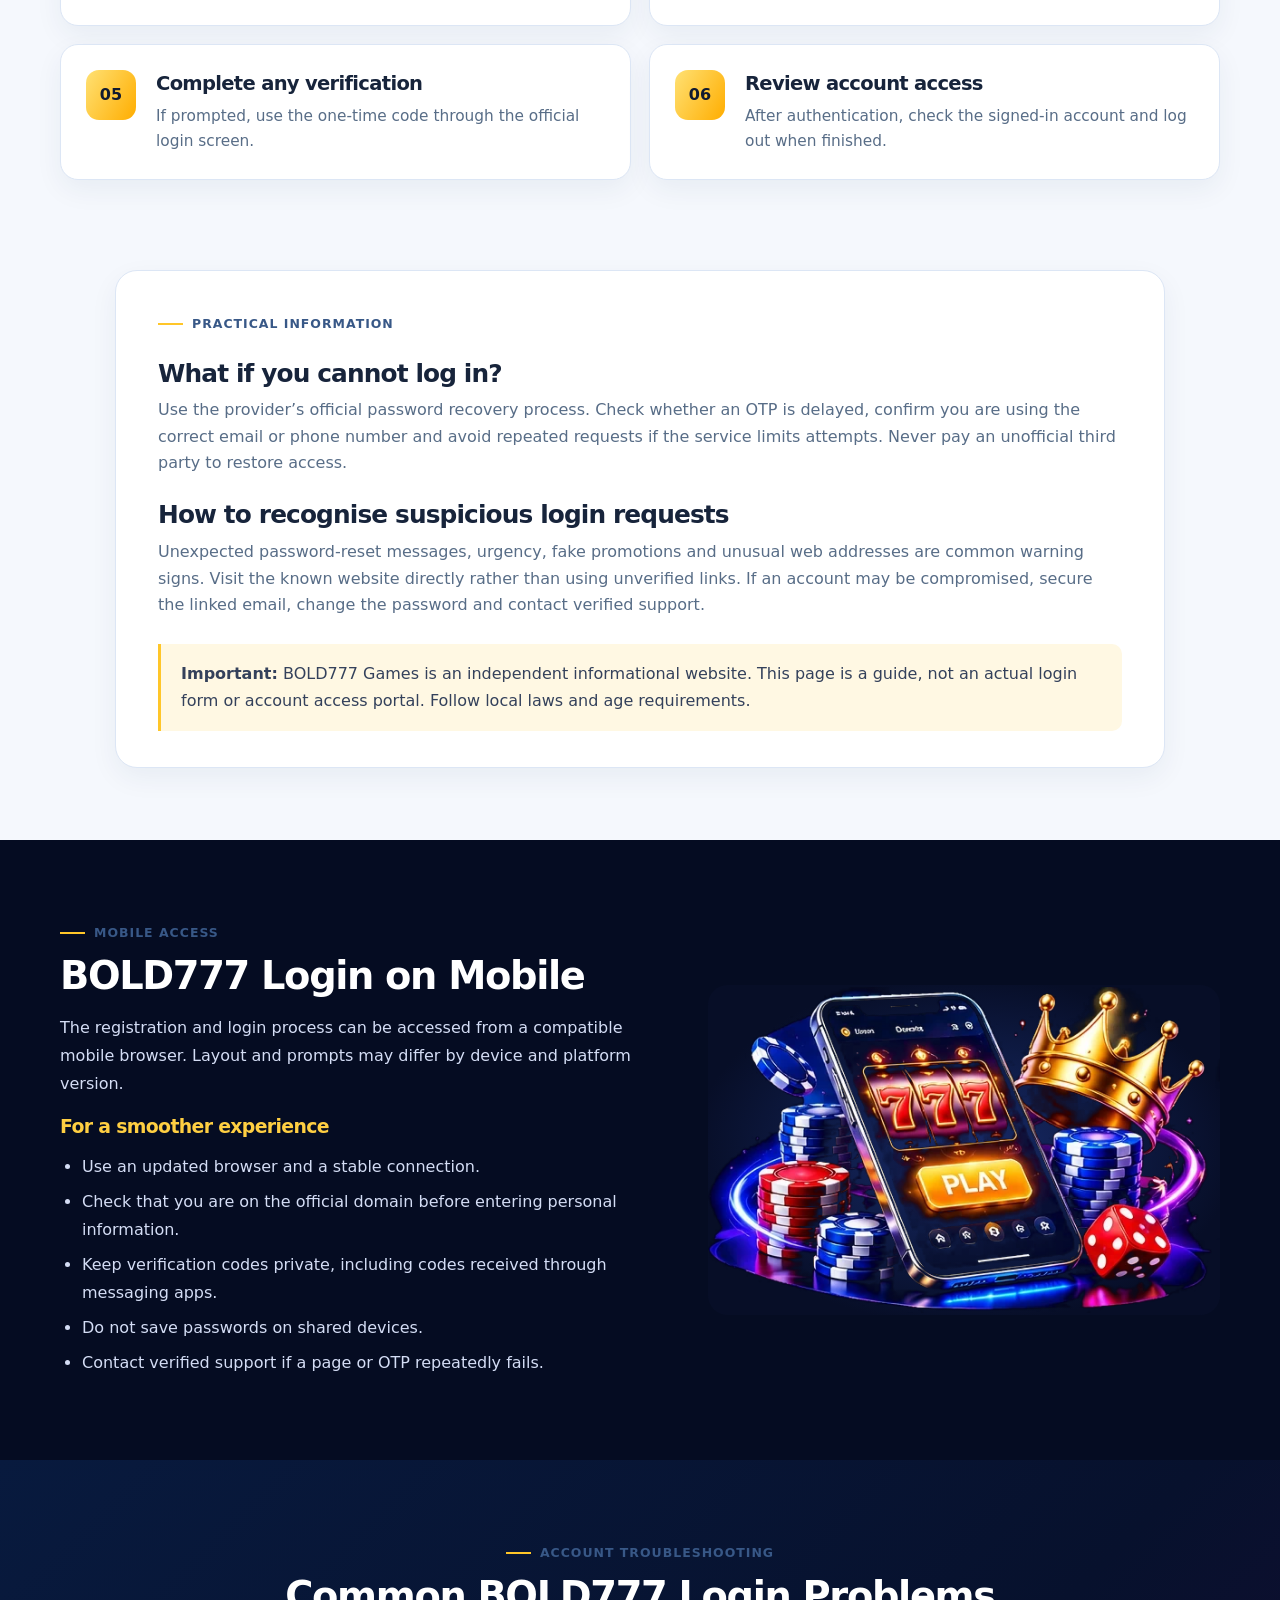
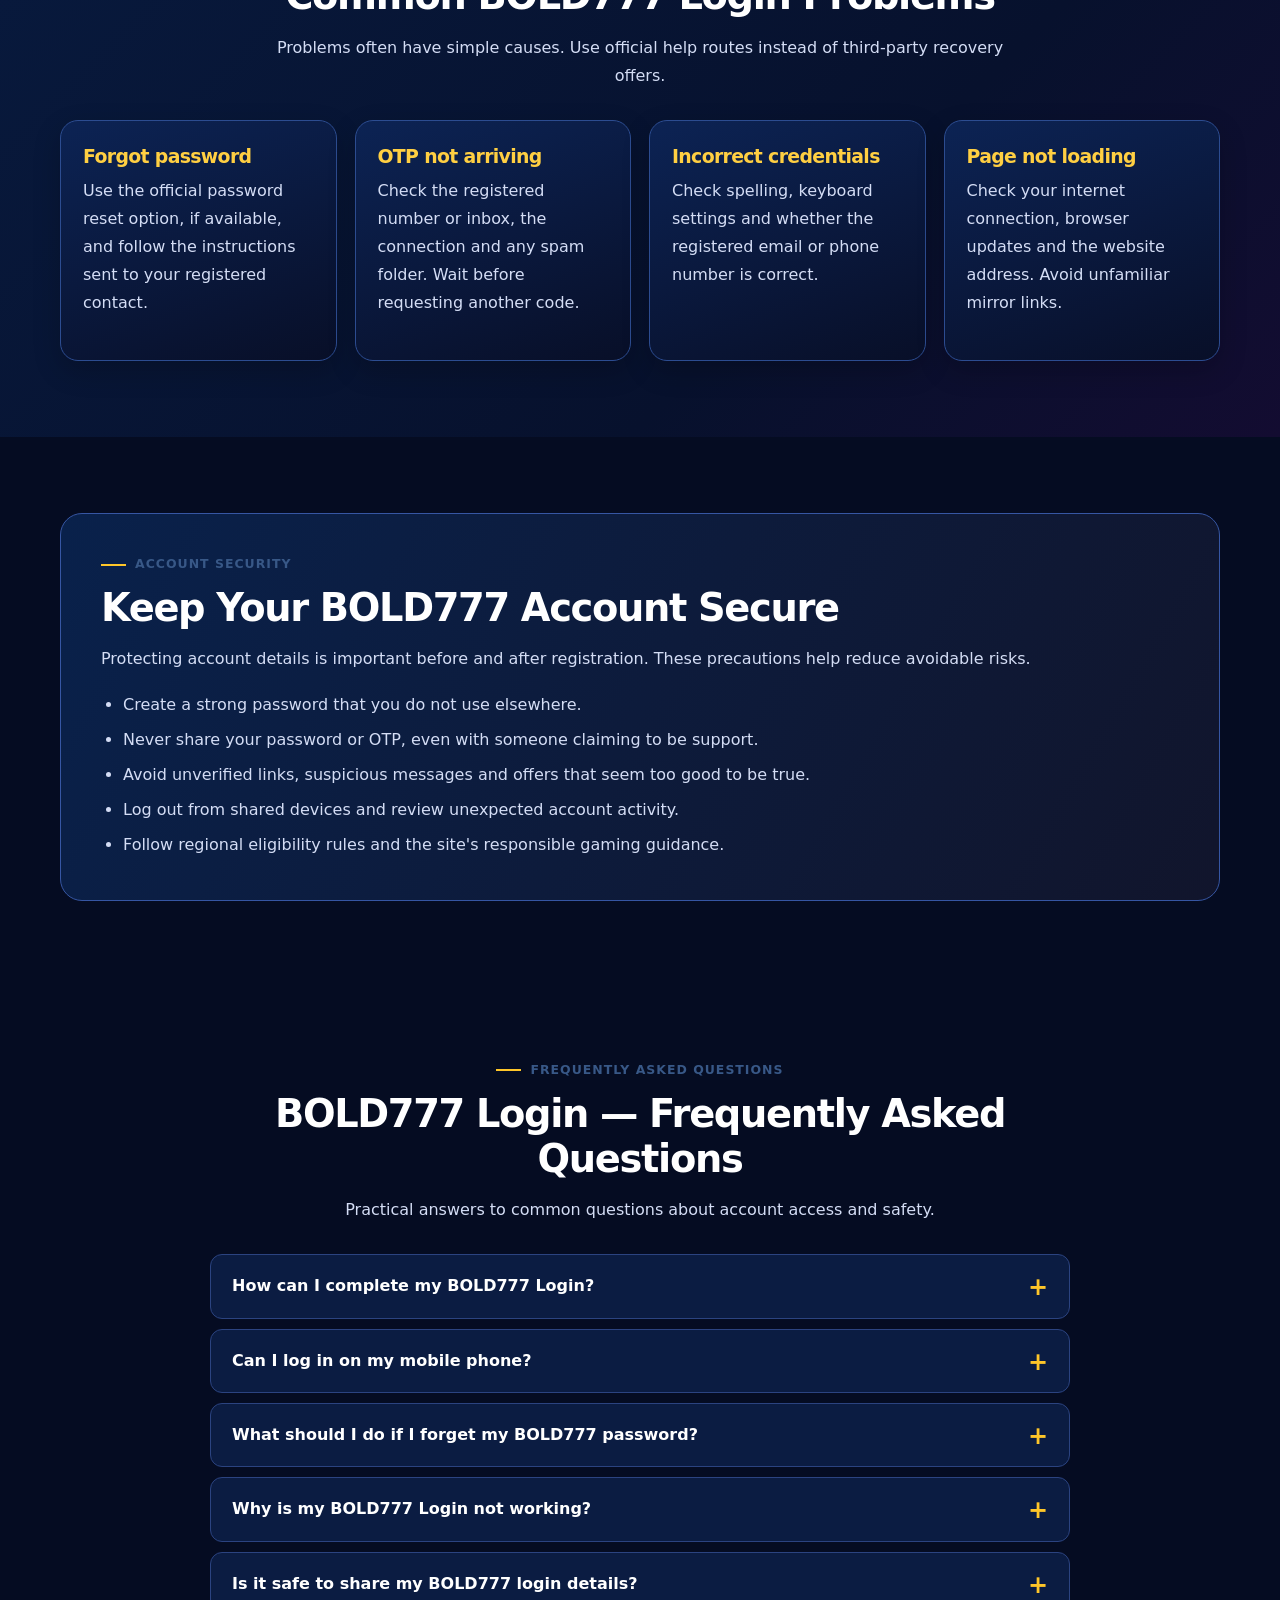
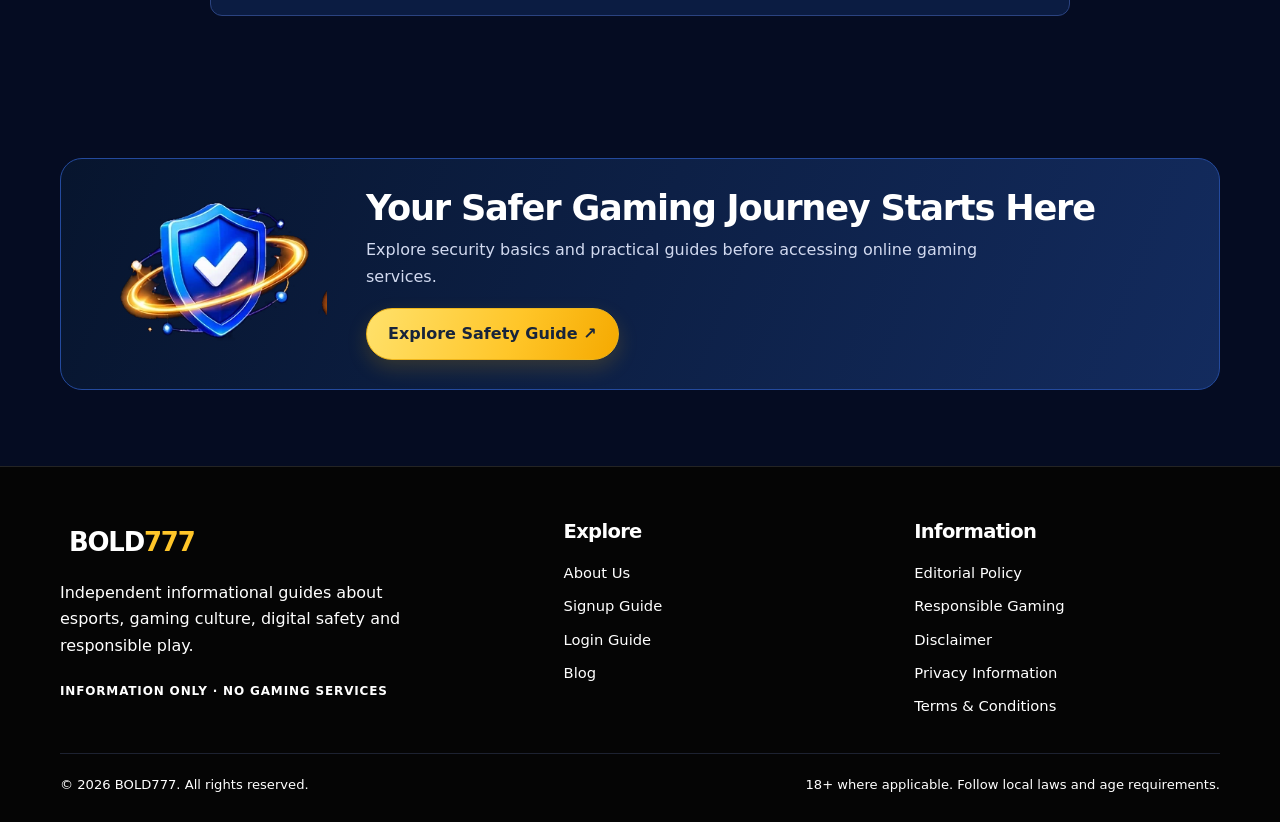
<file: login.html>
<!DOCTYPE html>

<html lang="en"><head><meta charset="utf-8"/><meta content="width=device-width, initial-scale=1" name="viewport"/><title>BOLD777 Login Guide | Sign-In Steps &amp; Account Help</title><meta content="#050a1e" name="theme-color"/><link href="assets/style.css" rel="stylesheet"/><meta content="BOLD777 Login guide covering sign-in steps, mobile access, password recovery, OTP issues, common login problems and account security." name="description"/><meta content="index, follow" name="robots"/><link href="https://bold777games.netlify.app/login" rel="canonical"/><meta content="website" property="og:type"/><meta content="BOLD777 Login Guide | Sign-In Steps &amp; Account Help" property="og:title"/><meta content="BOLD777 Login guide covering sign-in steps, mobile access, password recovery, OTP issues, common login problems and account security." property="og:description"/><meta content="https://bold777games.com/login.html" property="og:url"/><meta content="summary_large_image" name="twitter:card"/><meta content="BOLD777 Login Guide | Sign-In Steps &amp; Account Help" name="twitter:title"/><meta content="BOLD777 Login guide covering sign-in steps, mobile access, password recovery, OTP issues, common login problems and account security." name="twitter:description"/></head><body class="game-guide-page refined-guide-page login-guide"><header><div class="container nav"><a class="brand" href="index.html">BOLD<span>777</span></a><button aria-expanded="false" aria-label="Toggle navigation" class="menu-btn">Menu</button><nav class="navlinks"><a class="" href="index.html">Home</a><a class="" href="about.html">About Us</a><a class="" href="signup.html">Signup Guide</a><a class="active" href="login.html">Login Guide</a><a class="" href="blog.html">Blog</a></nav><a class="nav-cta" href="https://bold777games.com/">Explore Bold777 Games ↗</a></div></header><main><section class="game-guide-hero refined-hero"><div class="container guide-hero-grid"><div class="guide-hero-copy"><div class="breadcrumbs"><a href="index.html">Home</a> / Login Guide</div><span class="eyebrow">ACCOUNT ACCESS GUIDE</span><h1>BOLD777 Login <span>Guide</span></h1><p>Understand BOLD777 account access, registered credentials, security verification and solutions to common login problems.</p><div class="gold-line"></div><a class="btn" href="#guide-steps">Read the Login Guide →</a><div class="hero-trustline"><span>✓ Clear guidance</span><span>✓ Account protection</span><span>✓ Responsible choices</span></div></div><div class="guide-hero-image phone-showcase"><div aria-hidden="true" class="phone-aura"></div><div aria-label="Illustration of a BOLD777 login screen with account-security guidance" class="phone-frame" role="img"><div class="phone-topline"></div><div class="phone-screen"><div class="phone-logo">♛ BOLD<span>777</span></div><div class="phone-avatar">♙</div><div class="phone-title">Welcome Back</div><div class="phone-subtitle">Review login safety essentials</div><div class="phone-field">✉   Email or phone</div><div class="phone-field">♙   Account credentials</div><div class="phone-field">♢   Security verification</div><div class="phone-action">Login preview</div><div class="phone-foot">Educational guide • Not an account form</div></div></div><div class="phone-chip chip-left"><b>✓</b><div><strong>Privacy first</strong><small>Protect your details</small></div></div><div class="phone-chip chip-right"><b>🛡</b><div><strong>Security check</strong><small>Verify official sources</small></div></div><div class="phone-glow-coin coin-one">♠</div><div class="phone-glow-coin coin-two">★</div></div></div></section><section class="game-benefits-section"><div class="container"><h2 class="game-section-heading">Why <span>Login Security</span> Matters</h2><div class="game-benefits-grid"><article class="game-benefit refined-surface"><div aria-hidden="true" class="game-benefit-icon">🛡️</div><h3>Secure Access</h3><p>Verify the domain and use a strong, unique password.</p></article><article class="game-benefit refined-surface"><div aria-hidden="true" class="game-benefit-icon">⚡</div><h3>Safer Sign-In</h3><p>Use extra verification when it is available.</p></article><article class="game-benefit refined-surface"><div aria-hidden="true" class="game-benefit-icon">🔐</div><h3>Protect Your Details</h3><p>Keep passwords and one-time codes private.</p></article><article class="game-benefit refined-surface"><div aria-hidden="true" class="game-benefit-icon">🎧</div><h3>Get Support</h3><p>Contact providers only through verified channels.</p></article></div></div></section><section class="guide-detail-section" id="guide-steps"><div class="container"><div class="guide-section-heading"><span class="eyebrow">STEP-BY-STEP GUIDANCE</span><h2>Steps to Complete Your BOLD777 Login</h2><p>Use these steps to understand the login process and keep your account details secure.</p></div><div class="guide-steps-grid"><article class="game-step refined-surface"><span class="step-number">01</span><div><h3>Open the official login page</h3><p>Use a verified bookmark or manually enter the website address. Watch for misspellings.</p></div></article><article class="game-step refined-surface"><span class="step-number">02</span><div><h3>Select Login</h3><p>Find the sign-in option on the platform homepage.</p></div></article><article class="game-step refined-surface"><span class="step-number">03</span><div><h3>Enter your registered details</h3><p>Use the phone number, email address or username supported by the account.</p></div></article><article class="game-step refined-surface"><span class="step-number">04</span><div><h3>Type your password</h3><p>Enter your unique password privately; avoid shared or unknown devices.</p></div></article><article class="game-step refined-surface"><span class="step-number">05</span><div><h3>Complete any verification</h3><p>If prompted, use the one-time code through the official login screen.</p></div></article><article class="game-step refined-surface"><span class="step-number">06</span><div><h3>Review account access</h3><p>After authentication, check the signed-in account and log out when finished.</p></div></article></div></div></section><section class="guide-explainer-section"><div class="container"><div class="guide-explainer-panel"><span class="eyebrow">PRACTICAL INFORMATION</span><h2>What if you cannot log in?</h2><p>Use the provider’s official password recovery process. Check whether an OTP is delayed, confirm you are using the correct email or phone number and avoid repeated requests if the service limits attempts. Never pay an unofficial third party to restore access.</p><h2>How to recognise suspicious login requests</h2><p>Unexpected password-reset messages, urgency, fake promotions and unusual web addresses are common warning signs. Visit the known website directly rather than using unverified links. If an account may be compromised, secure the linked email, change the password and contact verified support.</p><div class="guide-note"><strong>Important:</strong> BOLD777 Games is an independent informational website. This page is a guide, not an actual login form or account access portal. Follow local laws and age requirements.</div></div></div></section><section class="content-rich-section"><div class="container rich-split"><div><span class="eyebrow">MOBILE ACCESS</span><h2>BOLD777 Login on Mobile</h2><p>The registration and login process can be accessed from a compatible mobile browser. Layout and prompts may differ by device and platform version.</p><h3>For a smoother experience</h3><ul class="rich-list"><li>Use an updated browser and a stable connection.</li><li>Check that you are on the official domain before entering personal information.</li><li>Keep verification codes private, including codes received through messaging apps.</li><li>Do not save passwords on shared devices.</li><li>Contact verified support if a page or OTP repeatedly fails.</li></ul></div><div class="rich-visual"><img alt="BOLD777 mobile account guide illustration" loading="lazy" src="assets/images/phone-guide.webp"/></div></div></section><section class="content-rich-section rich-alt"><div class="container"><div class="rich-heading"><span class="eyebrow">ACCOUNT TROUBLESHOOTING</span><h2>Common BOLD777 Login Problems</h2><p>Problems often have simple causes. Use official help routes instead of third-party recovery offers.</p></div><div class="rich-card-grid"><article class="rich-card"><h3>Forgot password</h3><p>Use the official password reset option, if available, and follow the instructions sent to your registered contact.</p></article><article class="rich-card"><h3>OTP not arriving</h3><p>Check the registered number or inbox, the connection and any spam folder. Wait before requesting another code.</p></article><article class="rich-card"><h3>Incorrect credentials</h3><p>Check spelling, keyboard settings and whether the registered email or phone number is correct.</p></article><article class="rich-card"><h3>Page not loading</h3><p>Check your internet connection, browser updates and the website address. Avoid unfamiliar mirror links.</p></article></div></div></section><section class="content-rich-section"><div class="container"><div class="rich-notice"><span class="eyebrow">ACCOUNT SECURITY</span><h2>Keep Your BOLD777 Account Secure</h2><p>Protecting account details is important before and after registration. These precautions help reduce avoidable risks.</p><ul class="rich-list"><li>Create a strong password that you do not use elsewhere.</li><li>Never share your password or OTP, even with someone claiming to be support.</li><li>Avoid unverified links, suspicious messages and offers that seem too good to be true.</li><li>Log out from shared devices and review unexpected account activity.</li><li>Follow regional eligibility rules and the site's responsible gaming guidance.</li></ul></div></div></section><section class="content-rich-section"><div class="container"><div class="rich-heading"><span class="eyebrow">FREQUENTLY ASKED QUESTIONS</span><h2>BOLD777 Login — Frequently Asked Questions</h2><p>Practical answers to common questions about account access and safety.</p></div><div class="rich-faq-list"><details class="rich-faq"><summary>How can I complete my BOLD777 Login?</summary><p>Visit the verified site, select Login, enter your registered account details and complete any required verification.</p></details><details class="rich-faq"><summary>Can I log in on my mobile phone?</summary><p>Mobile access depends on the platform and device. Use an updated browser and the verified website address.</p></details><details class="rich-faq"><summary>What should I do if I forget my BOLD777 password?</summary><p>Use the official password recovery option and follow the instructions for your registered contact method.</p></details><details class="rich-faq"><summary>Why is my BOLD777 Login not working?</summary><p>Incorrect credentials, a delayed OTP, network issues or maintenance may be involved. Check the official support page for help.</p></details><details class="rich-faq"><summary>Is it safe to share my BOLD777 login details?</summary><p>No. Do not share passwords, OTPs or sensitive account information with anyone.</p></details></div></div></section><section class="guide-bottom-section"><div class="container"><div class="guide-bottom-banner"><div class="guide-bottom-image"><img alt="Gaming guidance illustration" src="assets/images/security-guide.webp"/></div><div class="guide-bottom-copy"><h2>Your Safer Gaming Journey Starts Here</h2><p>Explore security basics and practical guides before accessing online gaming services.</p><a class="btn" href="https://bold777games.com/">Explore Safety Guide ↗</a></div></div></div></section></main><footer><div class="container"><div class="footer-grid"><div><a class="brand" href="index.html">BOLD<span>777</span></a><p style="max-width:360px;margin-top:16px">Independent informational guides about esports, gaming culture, digital safety and responsible play.</p><p class="tag">Information only · No gaming services</p></div><div><h3>Explore</h3><div class="footer-links"><a href="about.html">About Us</a><a href="signup.html">Signup Guide</a><a href="login.html">Login Guide</a><a href="blog.html">Blog</a></div></div><div><h3>Information</h3><div class="footer-links"><a href="https://bold777games.com/editorial-policy/">Editorial Policy</a><a href="https://bold777games.com/responsible-gaming/">Responsible Gaming</a><a href="https://bold777games.com/disclaimer/">Disclaimer</a><a href="https://bold777games.com/privacy-policy/">Privacy Information</a><a href="https://bold777games.com/terms-conditions/">Terms &amp; Conditions</a></div></div></div><div class="footer-bottom"><span>© <span data-year=""></span> BOLD777. All rights reserved.</span><span>18+ where applicable. Follow local laws and age requirements.</span></div></div></footer><script src="assets/script.js"></script></body></html>
</file>
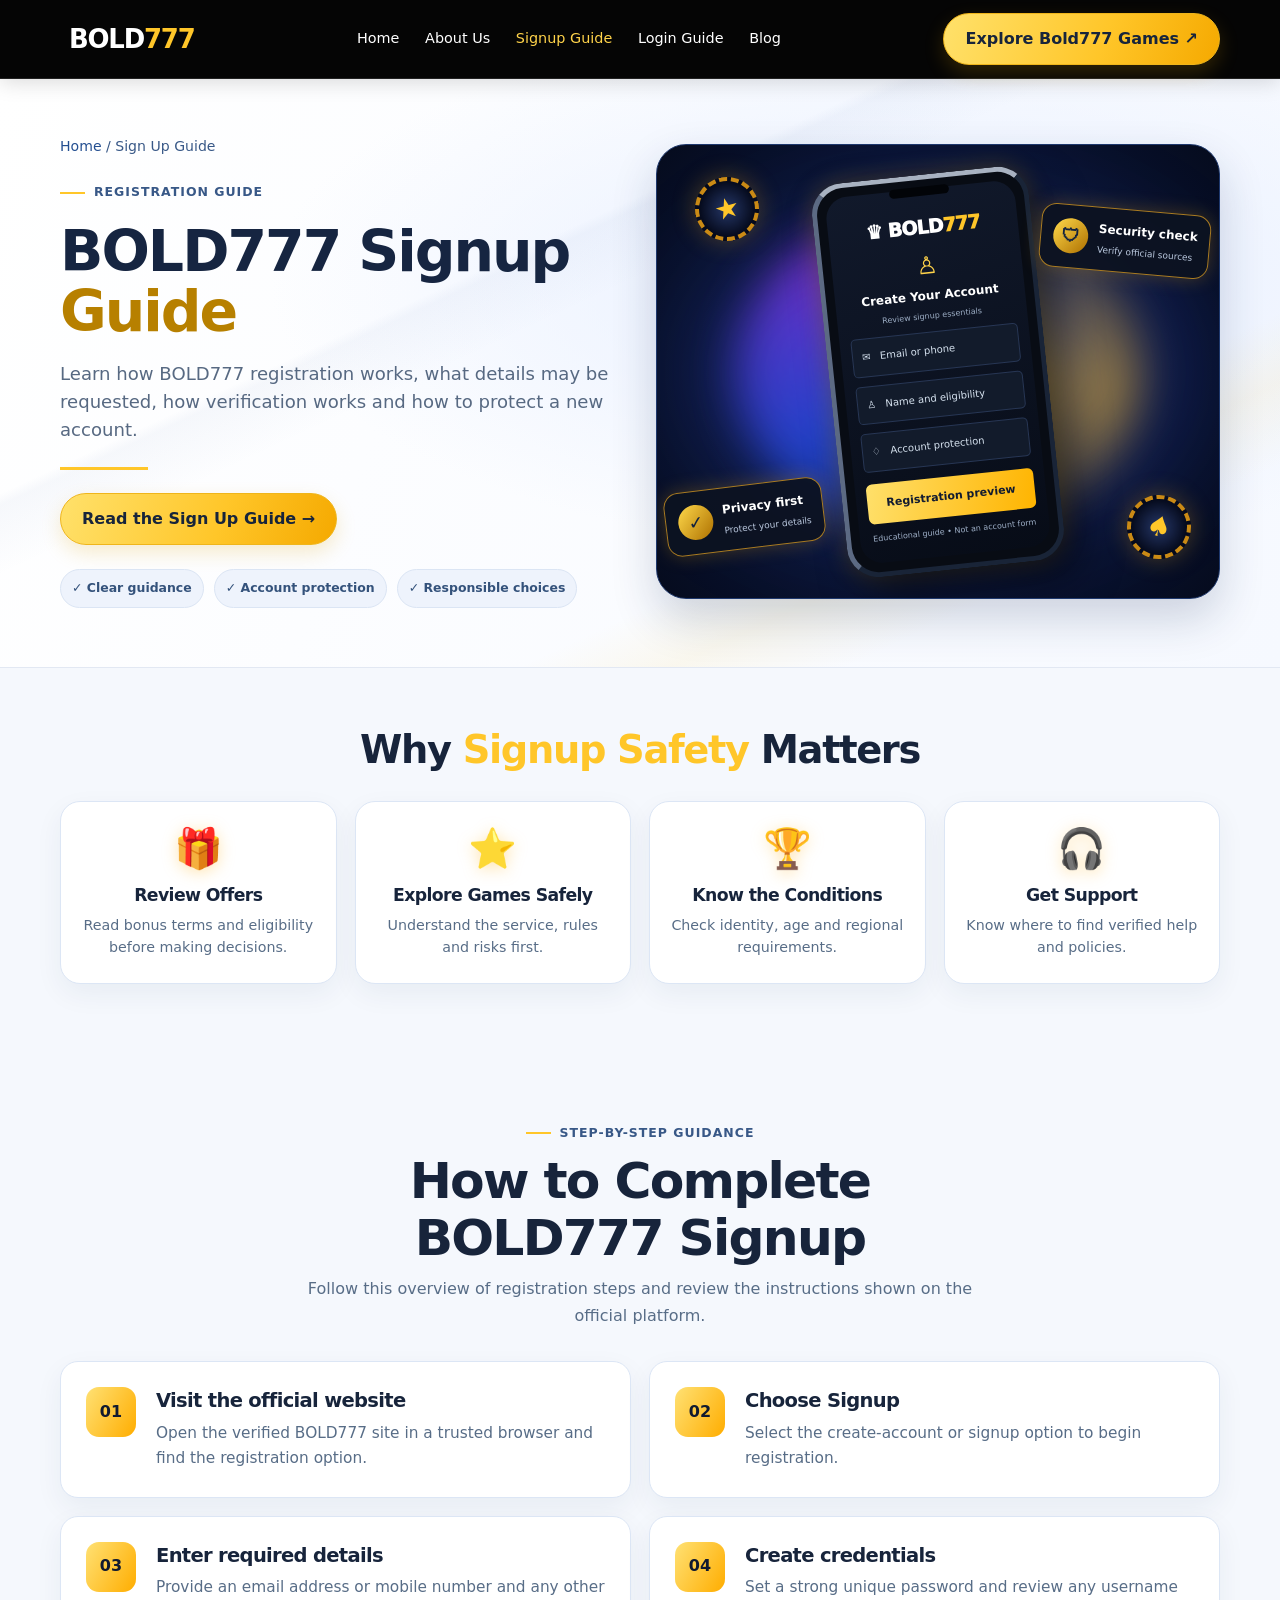
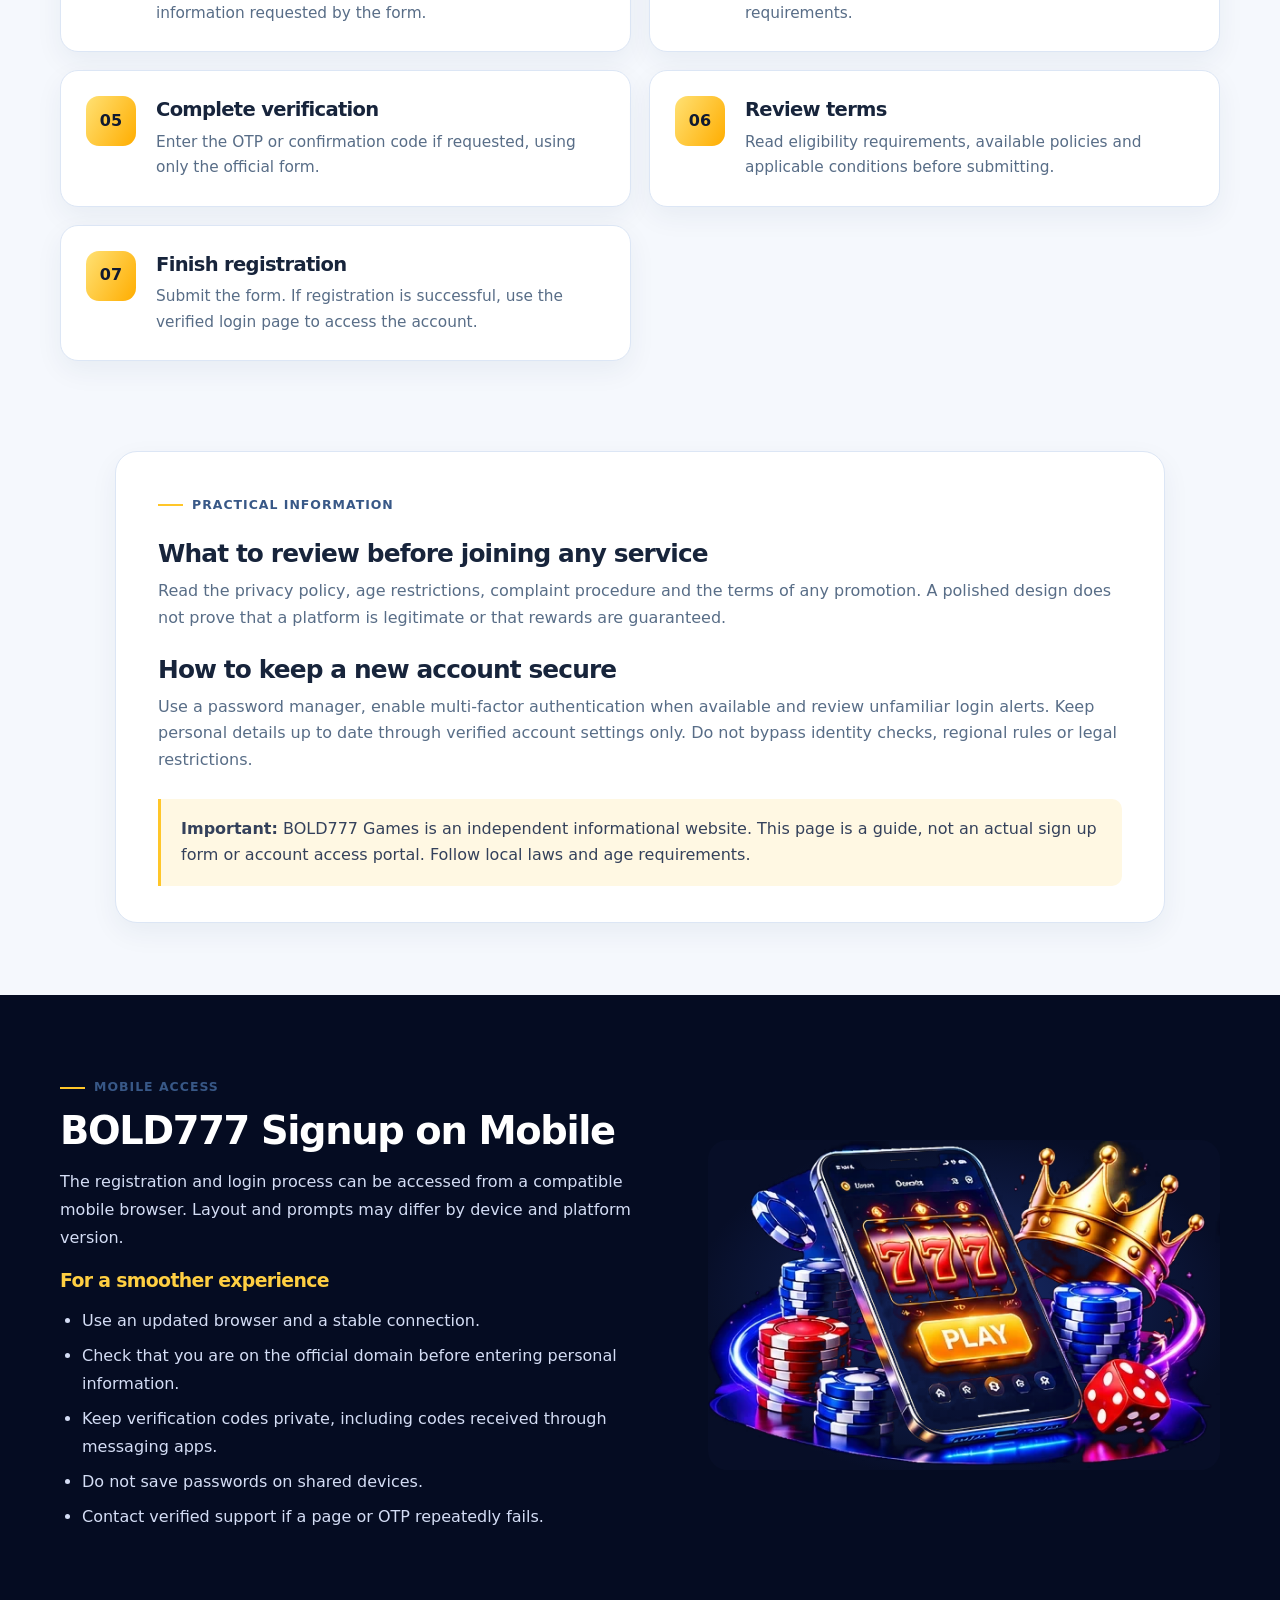
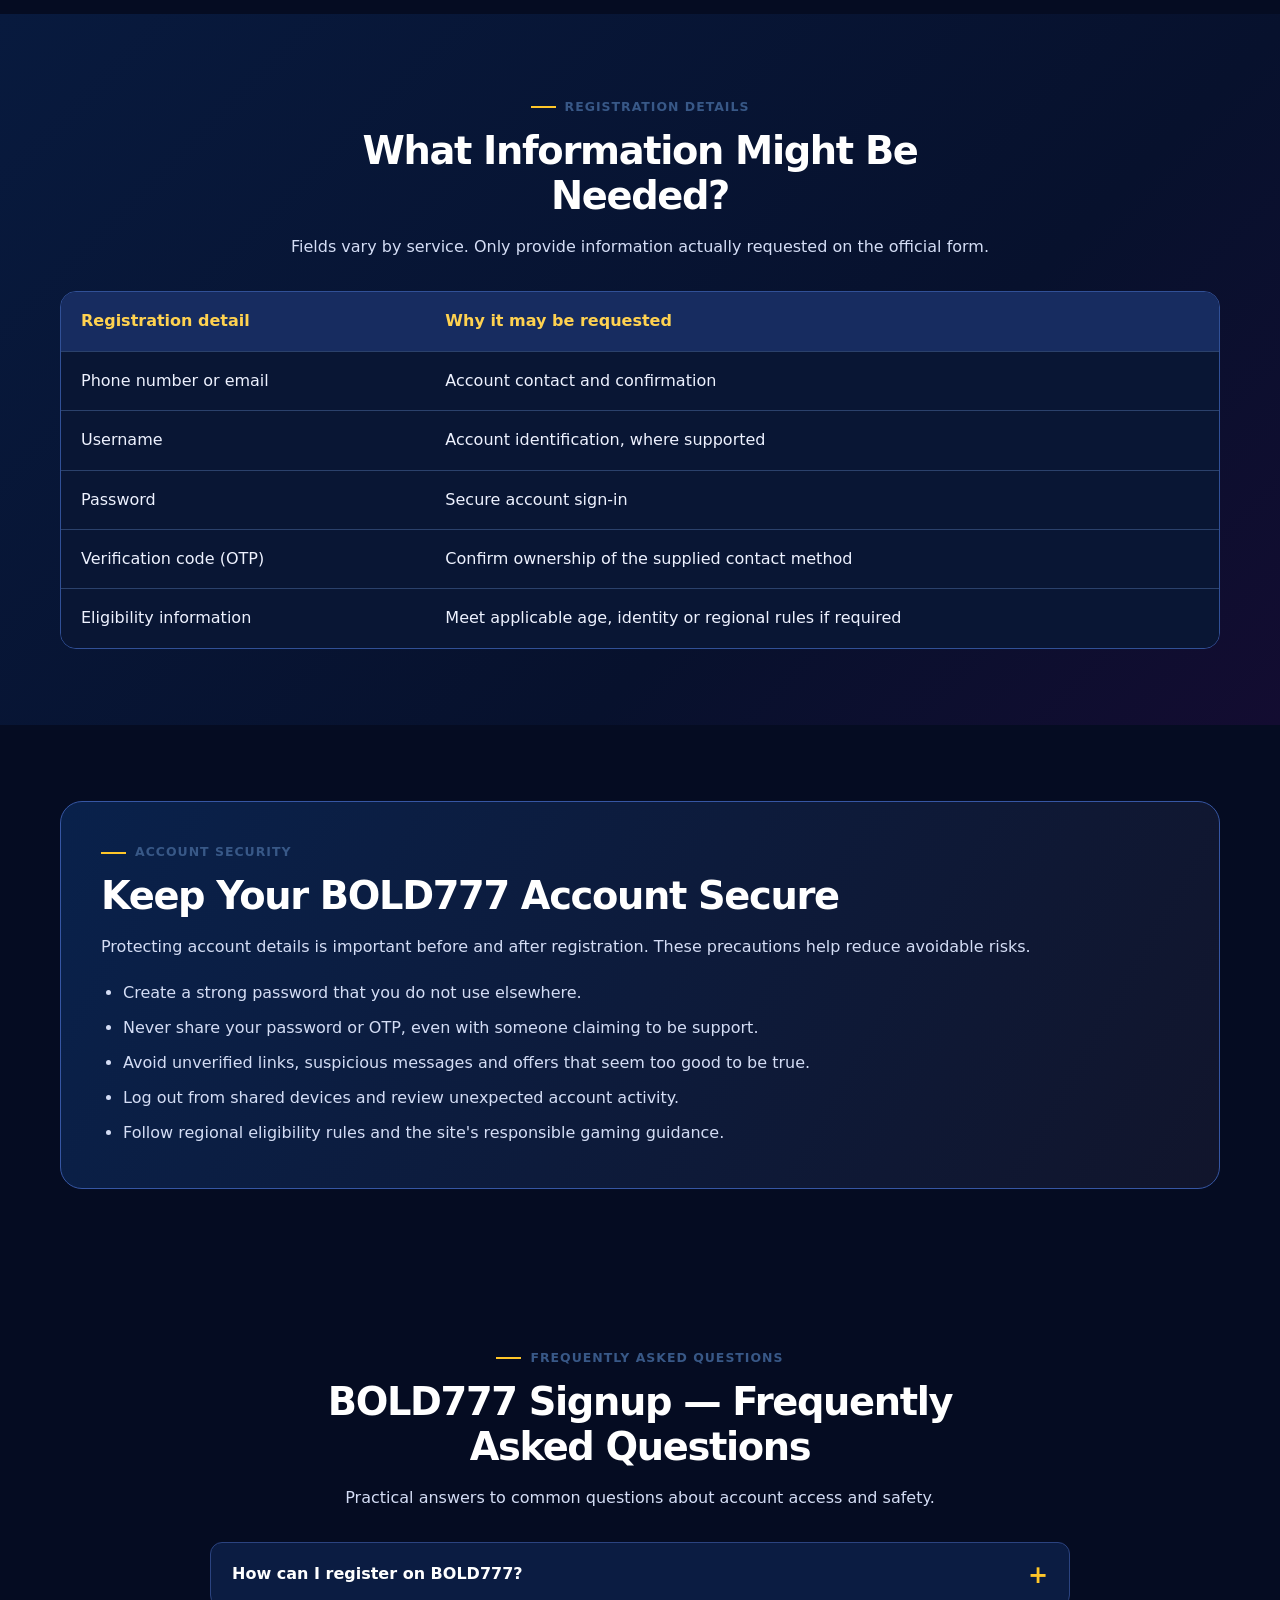
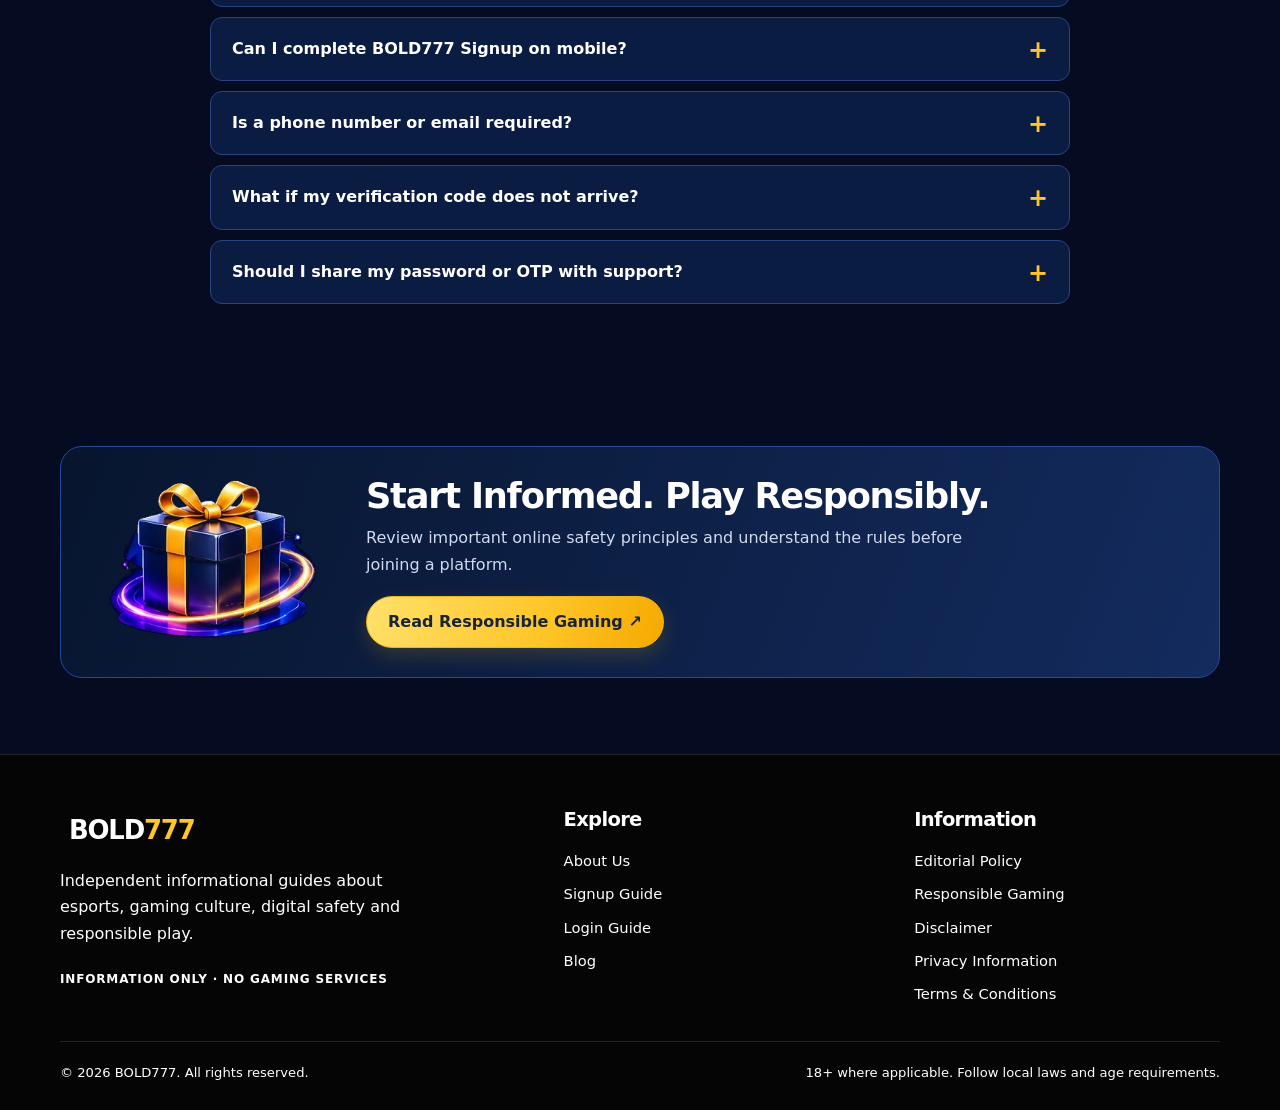
<file: signup.html>
<!DOCTYPE html>

<html lang="en"><head><meta charset="utf-8"/><meta content="width=device-width, initial-scale=1" name="viewport"/><title>BOLD777 Signup Guide | Registration Steps &amp; Safety Tips</title><meta content="#050a1e" name="theme-color"/><link href="assets/style.css" rel="stylesheet"/><meta content="BOLD777 Signup guide with registration steps, account verification, mobile signup, security tips, required details and answers to common questions." name="description"/><meta content="index, follow" name="robots"/><link href="https://bold777games.netlify.app/signup" rel="canonical"/><meta content="website" property="og:type"/><meta content="BOLD777 Signup Guide | Registration Steps &amp; Safety Tips" property="og:title"/><meta content="BOLD777 Signup guide with registration steps, account verification, mobile signup, security tips, required details and answers to common questions." property="og:description"/><meta content="https://bold777games.com/signup.html" property="og:url"/><meta content="summary_large_image" name="twitter:card"/><meta content="BOLD777 Signup Guide | Registration Steps &amp; Safety Tips" name="twitter:title"/><meta content="BOLD777 Signup guide with registration steps, account verification, mobile signup, security tips, required details and answers to common questions." name="twitter:description"/></head><body class="game-guide-page refined-guide-page signup-guide"><header><div class="container nav"><a class="brand" href="index.html">BOLD<span>777</span></a><button aria-expanded="false" aria-label="Toggle navigation" class="menu-btn">Menu</button><nav class="navlinks"><a class="" href="index.html">Home</a><a class="" href="about.html">About Us</a><a class="active" href="signup.html">Signup Guide</a><a class="" href="login.html">Login Guide</a><a class="" href="blog.html">Blog</a></nav><a class="nav-cta" href="https://bold777games.com/">Explore Bold777 Games ↗</a></div></header><main><section class="game-guide-hero refined-hero"><div class="container guide-hero-grid"><div class="guide-hero-copy"><div class="breadcrumbs"><a href="index.html">Home</a> / Sign Up Guide</div><span class="eyebrow">REGISTRATION GUIDE</span><h1>BOLD777 Signup <span>Guide</span></h1><p>Learn how BOLD777 registration works, what details may be requested, how verification works and how to protect a new account.</p><div class="gold-line"></div><a class="btn" href="#guide-steps">Read the Sign Up Guide →</a><div class="hero-trustline"><span>✓ Clear guidance</span><span>✓ Account protection</span><span>✓ Responsible choices</span></div></div><div class="guide-hero-image phone-showcase"><div aria-hidden="true" class="phone-aura"></div><div aria-label="Illustration of a BOLD777 signup screen with account-security guidance" class="phone-frame" role="img"><div class="phone-topline"></div><div class="phone-screen"><div class="phone-logo">♛ BOLD<span>777</span></div><div class="phone-avatar">♙</div><div class="phone-title">Create Your Account</div><div class="phone-subtitle">Review signup essentials</div><div class="phone-field">✉   Email or phone</div><div class="phone-field">♙   Name and eligibility</div><div class="phone-field">♢   Account protection</div><div class="phone-action">Registration preview</div><div class="phone-foot">Educational guide • Not an account form</div></div></div><div class="phone-chip chip-left"><b>✓</b><div><strong>Privacy first</strong><small>Protect your details</small></div></div><div class="phone-chip chip-right"><b>🛡</b><div><strong>Security check</strong><small>Verify official sources</small></div></div><div class="phone-glow-coin coin-one">♠</div><div class="phone-glow-coin coin-two">★</div></div></div></section><section class="game-benefits-section"><div class="container"><h2 class="game-section-heading">Why <span>Signup Safety</span> Matters</h2><div class="game-benefits-grid"><article class="game-benefit refined-surface"><div aria-hidden="true" class="game-benefit-icon">🎁</div><h3>Review Offers</h3><p>Read bonus terms and eligibility before making decisions.</p></article><article class="game-benefit refined-surface"><div aria-hidden="true" class="game-benefit-icon">⭐</div><h3>Explore Games Safely</h3><p>Understand the service, rules and risks first.</p></article><article class="game-benefit refined-surface"><div aria-hidden="true" class="game-benefit-icon">🏆</div><h3>Know the Conditions</h3><p>Check identity, age and regional requirements.</p></article><article class="game-benefit refined-surface"><div aria-hidden="true" class="game-benefit-icon">🎧</div><h3>Get Support</h3><p>Know where to find verified help and policies.</p></article></div></div></section><section class="guide-detail-section" id="guide-steps"><div class="container"><div class="guide-section-heading"><span class="eyebrow">STEP-BY-STEP GUIDANCE</span><h2>How to Complete BOLD777 Signup</h2><p>Follow this overview of registration steps and review the instructions shown on the official platform.</p></div><div class="guide-steps-grid"><article class="game-step refined-surface"><span class="step-number">01</span><div><h3>Visit the official website</h3><p>Open the verified BOLD777 site in a trusted browser and find the registration option.</p></div></article><article class="game-step refined-surface"><span class="step-number">02</span><div><h3>Choose Signup</h3><p>Select the create-account or signup option to begin registration.</p></div></article><article class="game-step refined-surface"><span class="step-number">03</span><div><h3>Enter required details</h3><p>Provide an email address or mobile number and any other information requested by the form.</p></div></article><article class="game-step refined-surface"><span class="step-number">04</span><div><h3>Create credentials</h3><p>Set a strong unique password and review any username requirements.</p></div></article><article class="game-step refined-surface"><span class="step-number">05</span><div><h3>Complete verification</h3><p>Enter the OTP or confirmation code if requested, using only the official form.</p></div></article><article class="game-step refined-surface"><span class="step-number">06</span><div><h3>Review terms</h3><p>Read eligibility requirements, available policies and applicable conditions before submitting.</p></div></article><article class="game-step refined-surface"><span class="step-number">07</span><div><h3>Finish registration</h3><p>Submit the form. If registration is successful, use the verified login page to access the account.</p></div></article></div></div></section><section class="guide-explainer-section"><div class="container"><div class="guide-explainer-panel"><span class="eyebrow">PRACTICAL INFORMATION</span><h2>What to review before joining any service</h2><p>Read the privacy policy, age restrictions, complaint procedure and the terms of any promotion. A polished design does not prove that a platform is legitimate or that rewards are guaranteed.</p><h2>How to keep a new account secure</h2><p>Use a password manager, enable multi-factor authentication when available and review unfamiliar login alerts. Keep personal details up to date through verified account settings only. Do not bypass identity checks, regional rules or legal restrictions.</p><div class="guide-note"><strong>Important:</strong> BOLD777 Games is an independent informational website. This page is a guide, not an actual sign up form or account access portal. Follow local laws and age requirements.</div></div></div></section><section class="content-rich-section"><div class="container rich-split"><div><span class="eyebrow">MOBILE ACCESS</span><h2>BOLD777 Signup on Mobile</h2><p>The registration and login process can be accessed from a compatible mobile browser. Layout and prompts may differ by device and platform version.</p><h3>For a smoother experience</h3><ul class="rich-list"><li>Use an updated browser and a stable connection.</li><li>Check that you are on the official domain before entering personal information.</li><li>Keep verification codes private, including codes received through messaging apps.</li><li>Do not save passwords on shared devices.</li><li>Contact verified support if a page or OTP repeatedly fails.</li></ul></div><div class="rich-visual"><img alt="BOLD777 mobile account guide illustration" loading="lazy" src="assets/images/phone-guide.webp"/></div></div></section><section class="content-rich-section rich-alt"><div class="container"><div class="rich-heading"><span class="eyebrow">REGISTRATION DETAILS</span><h2>What Information Might Be Needed?</h2><p>Fields vary by service. Only provide information actually requested on the official form.</p></div><div class="rich-table-wrap"><table class="rich-table"><thead><tr><th>Registration detail</th><th>Why it may be requested</th></tr></thead><tbody><tr><td>Phone number or email</td><td>Account contact and confirmation</td></tr><tr><td>Username</td><td>Account identification, where supported</td></tr><tr><td>Password</td><td>Secure account sign-in</td></tr><tr><td>Verification code (OTP)</td><td>Confirm ownership of the supplied contact method</td></tr><tr><td>Eligibility information</td><td>Meet applicable age, identity or regional rules if required</td></tr></tbody></table></div></div></section><section class="content-rich-section"><div class="container"><div class="rich-notice"><span class="eyebrow">ACCOUNT SECURITY</span><h2>Keep Your BOLD777 Account Secure</h2><p>Protecting account details is important before and after registration. These precautions help reduce avoidable risks.</p><ul class="rich-list"><li>Create a strong password that you do not use elsewhere.</li><li>Never share your password or OTP, even with someone claiming to be support.</li><li>Avoid unverified links, suspicious messages and offers that seem too good to be true.</li><li>Log out from shared devices and review unexpected account activity.</li><li>Follow regional eligibility rules and the site's responsible gaming guidance.</li></ul></div></div></section><section class="content-rich-section"><div class="container"><div class="rich-heading"><span class="eyebrow">FREQUENTLY ASKED QUESTIONS</span><h2>BOLD777 Signup — Frequently Asked Questions</h2><p>Practical answers to common questions about account access and safety.</p></div><div class="rich-faq-list"><details class="rich-faq"><summary>How can I register on BOLD777?</summary><p>Open the verified site, choose Signup, enter the requested details and complete any verification step shown.</p></details><details class="rich-faq"><summary>Can I complete BOLD777 Signup on mobile?</summary><p>A compatible mobile browser can be used where the platform supports registration on mobile devices.</p></details><details class="rich-faq"><summary>Is a phone number or email required?</summary><p>The platform may accept a phone number or email address. Follow the current official form to see which options are available.</p></details><details class="rich-faq"><summary>What if my verification code does not arrive?</summary><p>Check your contact details, signal and spam folder. Request another code only when the form permits it.</p></details><details class="rich-faq"><summary>Should I share my password or OTP with support?</summary><p>No. Keep passwords and verification codes private, even if someone claims to be a support representative.</p></details></div></div></section><section class="guide-bottom-section"><div class="container"><div class="guide-bottom-banner"><div class="guide-bottom-image"><img alt="Gaming guidance illustration" src="assets/images/gift-guide.webp"/></div><div class="guide-bottom-copy"><h2>Start Informed. Play Responsibly.</h2><p>Review important online safety principles and understand the rules before joining a platform.</p><a class="btn" href="https://bold777games.com/responsible-gaming/">Read Responsible Gaming ↗</a></div></div></div></section></main><footer><div class="container"><div class="footer-grid"><div><a class="brand" href="index.html">BOLD<span>777</span></a><p style="max-width:360px;margin-top:16px">Independent informational guides about esports, gaming culture, digital safety and responsible play.</p><p class="tag">Information only · No gaming services</p></div><div><h3>Explore</h3><div class="footer-links"><a href="about.html">About Us</a><a href="signup.html">Signup Guide</a><a href="login.html">Login Guide</a><a href="blog.html">Blog</a></div></div><div><h3>Information</h3><div class="footer-links"><a href="https://bold777games.com/editorial-policy/">Editorial Policy</a><a href="https://bold777games.com/responsible-gaming/">Responsible Gaming</a><a href="https://bold777games.com/disclaimer/">Disclaimer</a><a href="https://bold777games.com/privacy-policy/">Privacy Information</a><a href="https://bold777games.com/terms-conditions/">Terms &amp; Conditions</a></div></div></div><div class="footer-bottom"><span>© <span data-year=""></span> BOLD777. All rights reserved.</span><span>18+ where applicable. Follow local laws and age requirements.</span></div></div></footer><script src="assets/script.js"></script></body></html>
</file>
<file: assets/style.css>
:root{--bg:#080b16;--panel:#101629;--panel2:#151d34;--text:#f4f6ff;--muted:#a8b1c8;--purple:#8b5cf6;--cyan:#4de3d0;--line:rgba(255,255,255,.1);--max:1160px}
*{box-sizing:border-box}html{scroll-behavior:smooth}body{margin:0;background:radial-gradient(ellipse at 80% 0%,rgba(103,65,190,.18),transparent 35%),var(--bg);color:var(--text);font:16px/1.65 Inter,ui-sans-serif,system-ui,-apple-system,Segoe UI,Roboto,Arial,sans-serif}a{color:inherit;text-decoration:none}img{max-width:100%}.container{width:min(var(--max),calc(100% - 40px));margin:auto}
header{position:sticky;top:0;z-index:20;background:rgba(8,11,22,.88);backdrop-filter:blur(16px);border-bottom:1px solid var(--line)}.nav{height:76px;display:flex;align-items:center;justify-content:space-between;gap:24px}.brand{font-weight:900;font-size:1.55rem;letter-spacing:-1px}.brand span{color:var(--cyan)}.navlinks{display:flex;align-items:center;gap:26px;color:var(--muted);font-size:.94rem}.navlinks a:hover,.navlinks a.active{color:#fff}.nav-cta,.btn{display:inline-flex;align-items:center;justify-content:center;border-radius:12px;padding:11px 17px;font-weight:750;background:linear-gradient(110deg,var(--purple),#5d70ed);color:white;border:0}.menu-btn{display:none;background:none;border:1px solid var(--line);color:white;padding:8px 12px;border-radius:9px}
.hero{padding:88px 0 70px;position:relative;overflow:hidden}.hero-grid{display:grid;grid-template-columns:1.08fr .92fr;gap:48px;align-items:center}.eyebrow{display:inline-flex;gap:9px;align-items:center;color:var(--cyan);font-size:.78rem;letter-spacing:.15em;text-transform:uppercase;font-weight:800}.eyebrow:before{content:"";width:22px;height:2px;background:var(--cyan)}h1,h2,h3{line-height:1.12;letter-spacing:-.035em;margin:0 0 18px}h1{font-size:clamp(2.6rem,6vw,4.8rem);max-width:760px}h2{font-size:clamp(1.9rem,4vw,3rem)}h3{font-size:1.22rem}p{color:var(--muted);margin:0 0 18px}.hero p{font-size:1.12rem;max-width:650px}.actions{display:flex;gap:13px;flex-wrap:wrap;margin-top:28px}.btn.secondary{background:transparent;border:1px solid var(--line);color:var(--text)}.visual{min-height:390px;position:relative;border:1px solid var(--line);border-radius:28px;background:linear-gradient(145deg,rgba(139,92,246,.22),rgba(77,227,208,.06)),var(--panel);padding:25px;overflow:hidden}.visual:before,.visual:after{content:"";position:absolute;border-radius:50%;filter:blur(2px)}.visual:before{width:240px;height:240px;background:rgba(139,92,246,.22);right:-65px;top:-55px}.visual:after{width:180px;height:180px;background:rgba(77,227,208,.14);left:-70px;bottom:-60px}.orbit{position:absolute;inset:50px 45px;border:1px solid rgba(255,255,255,.14);border-radius:50%;transform:rotate(-24deg)}.orbit.two{inset:80px 10px;transform:rotate(35deg)}.core{position:absolute;inset:0;display:grid;place-items:center}.core-mark{width:150px;height:150px;border-radius:35px;display:grid;place-items:center;background:linear-gradient(145deg,#8b5cf6,#263b79);box-shadow:0 25px 80px rgba(0,0,0,.45);font-size:3.4rem;font-weight:950;letter-spacing:-.1em}.float-card{position:absolute;z-index:2;background:rgba(10,15,31,.88);border:1px solid var(--line);padding:13px 16px;border-radius:14px;box-shadow:0 12px 35px rgba(0,0,0,.25);font-size:.85rem}.float-card strong{display:block;color:white}.float-card small{color:var(--muted)}.fc1{top:42px;left:22px}.fc2{right:18px;bottom:46px}.fc3{left:34px;bottom:34px}
.section{padding:76px 0}.section-head{display:flex;justify-content:space-between;align-items:end;gap:25px;margin-bottom:30px}.section-head p{max-width:520px;margin:0}.grid{display:grid;grid-template-columns:repeat(3,1fr);gap:18px}.card{background:linear-gradient(145deg,rgba(255,255,255,.045),rgba(255,255,255,.015));border:1px solid var(--line);border-radius:18px;padding:24px;transition:.2s}.card:hover{transform:translateY(-4px);border-color:rgba(139,92,246,.55)}.icon{width:46px;height:46px;border-radius:13px;background:rgba(139,92,246,.18);display:grid;place-items:center;color:#c4b5fd;font-size:1.25rem;margin-bottom:20px}.tag{display:inline-block;color:var(--cyan);font-size:.75rem;font-weight:800;letter-spacing:.08em;text-transform:uppercase;margin-bottom:12px}.card p{font-size:.94rem;margin-bottom:0}.split{display:grid;grid-template-columns:.9fr 1.1fr;gap:45px;align-items:center}.panel{background:var(--panel);border:1px solid var(--line);border-radius:22px;padding:30px}.checklist{list-style:none;padding:0;margin:20px 0 0}.checklist li{padding:10px 0 10px 30px;position:relative;color:var(--muted);border-bottom:1px solid var(--line)}.checklist li:before{content:"✓";position:absolute;left:0;color:var(--cyan);font-weight:900}.banner{padding:38px;border:1px solid rgba(77,227,208,.22);border-radius:22px;background:linear-gradient(110deg,rgba(77,227,208,.09),rgba(139,92,246,.14));display:flex;align-items:center;justify-content:space-between;gap:25px}.banner p{margin:0;max-width:660px}
.page-hero{padding:68px 0 35px}.page-hero h1{font-size:clamp(2.4rem,5vw,4rem)}.breadcrumbs{color:var(--muted);font-size:.88rem;margin-bottom:22px}.article-list{display:grid;grid-template-columns:repeat(3,1fr);gap:18px}.article-card{overflow:hidden;padding:0}.article-art{height:165px;background:radial-gradient(circle at 75% 30%,rgba(77,227,208,.4),transparent 25%),linear-gradient(135deg,#33215e,#121b38 55%,#0b3441);display:flex;align-items:center;justify-content:center;font-size:2.6rem;font-weight:950;letter-spacing:-.1em;color:rgba(255,255,255,.9)}.article-body{padding:22px}.article-body .tag{margin-bottom:8px}.article-body h3{margin-bottom:10px}.article-body p{font-size:.92rem}.read{color:var(--cyan);font-weight:750;font-size:.9rem}.content{max-width:820px}.content h2{font-size:1.75rem;margin:36px 0 14px}.content h3{margin:25px 0 10px}.content ul{color:var(--muted);padding-left:22px}.notice{border-left:3px solid var(--cyan);padding:16px 18px;background:rgba(77,227,208,.06);border-radius:0 12px 12px 0;margin:24px 0}.faq details{border-bottom:1px solid var(--line);padding:18px 0}.faq summary{cursor:pointer;font-weight:750}.faq details p{padding-top:12px;margin:0}
footer{border-top:1px solid var(--line);padding:48px 0 24px;background:rgba(0,0,0,.15)}.footer-grid{display:grid;grid-template-columns:1.5fr 1fr 1fr;gap:35px}.footer-links{display:grid;gap:9px;color:var(--muted);font-size:.92rem}.footer-links a:hover{color:white}.footer-bottom{border-top:1px solid var(--line);margin-top:35px;padding-top:20px;display:flex;justify-content:space-between;gap:20px;color:var(--muted);font-size:.82rem}
@media(max-width:850px){.hero-grid,.split{grid-template-columns:1fr}.visual{min-height:330px}.grid,.article-list{grid-template-columns:repeat(2,1fr)}.navlinks{display:none;position:absolute;top:76px;left:0;right:0;padding:20px;background:#0b1020;border-bottom:1px solid var(--line);flex-direction:column;align-items:flex-start}.navlinks.open{display:flex}.menu-btn{display:block}.nav-cta{display:none}.footer-grid{grid-template-columns:1fr 1fr}}
@media(max-width:560px){.container{width:min(var(--max),calc(100% - 28px))}.hero{padding:60px 0 45px}.section{padding:55px 0}.grid,.article-list,.footer-grid{grid-template-columns:1fr}.section-head,.banner,.footer-bottom{align-items:flex-start;flex-direction:column}.visual{min-height:290px}.core-mark{width:120px;height:120px}.fc1{top:22px;left:12px}.fc2{right:10px;bottom:22px}.fc3{left:14px;bottom:25px}}


/* ===== BOLD777 visual refresh: midnight / electric blue / royal purple / gold ===== */
:root{
  --bg:#050817;--panel:#0b1228;--panel2:#111d3b;--text:#f7f8ff;--muted:#b4bfd8;
  --purple:#8b5cf6;--cyan:#5b8cff;--gold:#ffc629;--line:rgba(151,174,255,.2);
  --max:1200px;
}
body{
  background:
    radial-gradient(ellipse at 8% 12%,rgba(36,91,255,.16),transparent 32%),
    radial-gradient(ellipse at 92% 36%,rgba(126,54,255,.13),transparent 30%),
    linear-gradient(180deg,#050817 0%,#080d20 54%,#050817 100%);
}
header{background:rgba(4,8,22,.91);border-bottom:1px solid rgba(120,151,255,.2);box-shadow:0 10px 35px rgba(0,0,0,.24)}
.nav{height:78px}
.brand{font-size:1.62rem;letter-spacing:-1.2px;white-space:nowrap}
.brand:before{content:"";display:inline-block;color:var(--gold);font-size:1.25em;margin-right:9px;vertical-align:-2px;text-shadow:0 0 18px rgba(255,198,41,.45)}
.brand span{color:var(--gold)}
.navlinks{gap:clamp(12px,2vw,26px);font-size:.9rem;color:#d4dcf2}
.navlinks a{transition:color .2s ease}
.navlinks a:hover,.navlinks a.active{color:var(--gold)}
.nav-cta,.btn{
  border-radius:999px;padding:12px 21px;color:#11172b;
  background:linear-gradient(110deg,#ffe16b 0%,#ffbd17 58%,#ff9d00 100%);
  box-shadow:0 8px 24px rgba(255,177,0,.2);transition:transform .2s,box-shadow .2s;
}
.nav-cta:hover,.btn:hover{transform:translateY(-2px);box-shadow:0 12px 30px rgba(255,177,0,.3)}
.btn.secondary{background:rgba(9,15,35,.5);border:1px solid rgba(204,216,255,.5);color:#f5f7ff;box-shadow:none}
.menu-btn{border-color:var(--line);background:#0d1731}
.hero{padding:88px 0 82px;isolation:isolate}
.hero:before{content:"";position:absolute;z-index:-1;inset:0;background:radial-gradient(ellipse at 78% 50%,rgba(35,91,255,.22),transparent 42%),radial-gradient(ellipse at 92% 10%,rgba(151,73,255,.18),transparent 28%)}
.hero-grid{gap:38px;grid-template-columns:1fr .95fr}
.hero h1{font-size:clamp(2.8rem,5.5vw,5rem);line-height:1.02;max-width:680px}
.hero h1 span{color:var(--gold)!important;text-shadow:0 0 28px rgba(255,193,38,.2)}
.hero p{max-width:610px;color:#d0d8ec}
.eyebrow{color:var(--gold);letter-spacing:.08em}
.eyebrow:before{background:linear-gradient(90deg,var(--gold),#ff8c00);width:25px}
.visual{
  min-height:410px;border:1px solid rgba(114,145,255,.42);border-radius:30px;
  background:radial-gradient(circle at 50% 48%,rgba(34,87,255,.3),transparent 35%),linear-gradient(145deg,rgba(29,55,116,.8),rgba(10,14,34,.92) 58%,rgba(69,32,122,.55));
  box-shadow:inset 0 0 55px rgba(64,113,255,.13),0 25px 70px rgba(0,0,0,.32);
}
.visual:before{width:310px;height:310px;background:rgba(45,100,255,.3);filter:blur(32px);right:4%;top:4%}
.visual:after{width:250px;height:250px;background:rgba(146,62,255,.22);filter:blur(35px);left:0;bottom:0}
.orbit{border-color:rgba(255,198,41,.58);box-shadow:0 0 22px rgba(255,183,0,.12)}
.orbit.two{border-color:rgba(107,132,255,.5)}
.core-mark{
  width:190px;height:190px;border-radius:42px;transform:rotate(-7deg);
  background:linear-gradient(145deg,#ffdf59,#ff9d00 42%,#4e2b9c 43%,#101a48 100%);
  border:1px solid rgba(255,226,121,.7);box-shadow:0 0 45px rgba(255,174,0,.28),0 25px 80px rgba(0,0,0,.5);
  color:#fff;font-size:4rem;text-shadow:0 4px 20px rgba(0,0,0,.5)
}
.float-card{background:rgba(5,11,29,.88);border-color:rgba(132,160,255,.3);backdrop-filter:blur(12px);border-radius:16px}
.float-card strong{color:#fff}.float-card small{color:#bac6e4}
.section{padding:78px 0}
.section-head{margin-bottom:34px}
h2{font-size:clamp(2rem,4vw,3.15rem)}
.card,.panel{
  background:linear-gradient(145deg,rgba(18,31,67,.9),rgba(8,14,33,.94));
  border:1px solid rgba(112,145,255,.24);border-radius:20px;
  box-shadow:0 14px 36px rgba(0,0,0,.17)
}
.card{padding:26px;position:relative;overflow:hidden}
.card:before{content:"";position:absolute;inset:0 0 auto;height:2px;background:linear-gradient(90deg,transparent,var(--gold),#755dff,transparent);opacity:.7}
.card:hover{transform:translateY(-5px);border-color:rgba(255,198,41,.5);box-shadow:0 18px 40px rgba(0,0,0,.28)}
.icon{width:54px;height:54px;border-radius:17px;background:linear-gradient(145deg,rgba(255,198,41,.2),rgba(92,107,255,.22));border:1px solid rgba(255,198,41,.28);color:var(--gold);font-size:1.45rem}
.tag{color:var(--gold);letter-spacing:.07em}
.split{gap:55px}
.panel{padding:32px;background:linear-gradient(145deg,rgba(16,28,62,.95),rgba(7,13,31,.95))}
.checklist li:before{color:var(--gold)}
.banner{
  border:1px solid rgba(255,198,41,.35);border-radius:26px;
  background:radial-gradient(ellipse at 90% 50%,rgba(89,60,193,.25),transparent 42%),linear-gradient(110deg,rgba(255,198,41,.1),rgba(24,67,155,.2),rgba(77,42,137,.18));
  box-shadow:0 18px 50px rgba(0,0,0,.2)
}
.page-hero{
  padding:78px 0 52px;position:relative;overflow:hidden;
  background:radial-gradient(ellipse at 82% 25%,rgba(48,89,221,.22),transparent 36%),linear-gradient(180deg,rgba(11,19,46,.75),rgba(5,8,23,0));
  border-bottom:1px solid rgba(120,151,255,.13)
}
.page-hero:after{content:"777";position:absolute;right:7%;top:5%;font-size:clamp(7rem,18vw,15rem);font-weight:1000;letter-spacing:-.12em;color:rgba(255,198,41,.035);pointer-events:none}
.page-hero .container{position:relative;z-index:1}
.page-hero h1{max-width:900px}
.breadcrumbs{color:#aab7d5}
.breadcrumbs a{color:var(--gold)}
.article-list{gap:22px}
.article-card{padding:0}
.article-art{
  height:180px;color:var(--gold);font-size:3rem;
  background:radial-gradient(circle at 70% 25%,rgba(255,190,40,.35),transparent 24%),radial-gradient(circle at 25% 80%,rgba(71,105,255,.45),transparent 35%),linear-gradient(135deg,#14265a,#10132f 55%,#351a69);
  border-bottom:1px solid rgba(255,198,41,.2)
}
.article-body{padding:24px}
.article-body h3{color:#f7f8ff}
.read{color:var(--gold)}
.content{max-width:900px}
.content h2{color:#fff;border-left:3px solid var(--gold);padding-left:14px}
.content h3{color:#f4f6ff}
.content ul{line-height:1.85}
.notice{border-left-color:var(--gold);background:rgba(255,198,41,.07);border-radius:0 14px 14px 0}
.faq details{border:1px solid rgba(125,151,230,.2);border-radius:14px;padding:17px 20px;margin:10px 0;background:rgba(13,23,51,.72)}
.faq summary{color:#f5f7ff}
.faq details[open]{border-color:rgba(255,198,41,.45)}
footer{border-top:1px solid rgba(255,198,41,.25);padding:54px 0 26px;background:linear-gradient(180deg,#070b1c,#030611)}
.footer-grid{gap:45px}
footer h3{color:#fff}
.footer-links a:hover{color:var(--gold)}
.footer-bottom{border-top-color:rgba(127,151,222,.2)}
@media(max-width:850px){
  .nav{height:70px}.navlinks{top:70px;background:#070d21}
  .hero{padding:64px 0 58px}.hero-grid{grid-template-columns:1fr}
  .visual{min-height:340px}.page-hero{padding:58px 0 40px}
}
@media(max-width:560px){
  .hero h1{font-size:2.7rem}.section{padding:58px 0}
  .visual{min-height:285px}.core-mark{width:130px;height:130px;font-size:3rem}
  .card{padding:22px}.article-card{padding:0}.article-body{padding:20px}
  .page-hero:after{right:0;top:15%;font-size:7rem}
}


/* Supplied BOLD777 illustration pack */
.hero-art{
  min-height:0; padding:0; border:0; background:transparent; box-shadow:none;
  display:flex; align-items:center; justify-content:center; overflow:visible;
}
.hero-art:before,.hero-art:after{display:none}
.hero-art img{display:block;width:100%;height:auto;max-height:440px;object-fit:contain;filter:drop-shadow(0 18px 35px rgba(0,0,0,.38))}
.image-icon{width:100%;height:112px;border:0;background:transparent;border-radius:12px;overflow:hidden;margin:0 0 18px;padding:0}
.image-icon img{width:100%;height:100%;object-fit:contain;display:block}
.card:has(.image-icon){padding-top:18px}
.article-art{height:190px;overflow:hidden;padding:0;background:#050817}
.article-art img{width:100%;height:100%;object-fit:cover;display:block}
.page-hero .container{min-height:210px;padding-right:300px}
.page-hero-art{position:absolute;right:0;top:50%;transform:translateY(-50%);width:min(290px,32%);max-height:230px;object-fit:contain;filter:drop-shadow(0 12px 24px rgba(0,0,0,.35))}
.article-feature-image{display:block;width:100%;max-height:390px;object-fit:contain;background:#030611;border:1px solid rgba(255,198,41,.25);border-radius:22px;margin:0 0 34px}
.banner-with-art{position:relative;overflow:hidden;padding-left:190px}
.banner-art{position:absolute;left:12px;top:50%;transform:translateY(-50%);width:160px;height:150px;object-fit:contain}
@media(max-width:850px){
 .hero-art{min-height:0}
 .hero-art img{max-height:340px}
 .page-hero .container{padding-right:0;padding-bottom:160px}
 .page-hero-art{top:auto;bottom:0;right:12px;transform:none;width:190px;height:145px}
 .banner-with-art{padding-left:140px}
 .banner-art{width:120px;height:120px}
}
@media(max-width:560px){
 .image-icon{height:90px}
 .article-art{height:155px}
 .page-hero .container{padding-bottom:130px}
 .page-hero-art{width:150px;height:120px}
 .banner-with-art{padding:130px 22px 24px}
 .banner-art{top:0;left:50%;transform:translateX(-50%);width:125px;height:120px}
}

/* ===== Light navy + white visual refresh ===== */
:root{--bg:#f5f8fc;--panel:#ffffff;--panel2:#eef4fb;--text:#17243b;--muted:#64748b;--purple:#244f91;--cyan:#3c5c96;--line:rgba(36,79,145,.14);--max:1160px}
body{background:linear-gradient(180deg,#fff 0%,#f5f8fc 58%,#fff 100%);color:var(--text)}
header{background:rgba(255,255,255,.92);border-bottom-color:#e3eaf4;box-shadow:0 5px 24px rgba(24,52,92,.045)}
.brand span{color:#3c5c96}
.navlinks{color:#60718b}.navlinks a:hover,.navlinks a.active{color:#244f91}
.nav-cta,.btn{background:linear-gradient(110deg,#3c5c96,#244f91);box-shadow:0 8px 20px rgba(36,79,145,.16)}
.btn.secondary{color:#244f91;border-color:#cbd8ea}
.eyebrow,.tag,.read{color:#3c5c96}.eyebrow:before{background:#3c5c96}
.hero{background:radial-gradient(ellipse at 82% 14%,rgba(202,228,240,.65),transparent 38%)}
.visual{background:linear-gradient(145deg,#eaf3ff,#fff 70%);border-color:#d9e5f4;box-shadow:0 20px 50px rgba(38,72,120,.08)}
.visual:before{background:rgba(60,92,150,.13)}.visual:after{background:rgba(202,228,240,.6)}
.orbit{border-color:rgba(60,92,150,.22)}
.core-mark{background:linear-gradient(145deg,#3c5c96,#244f91);box-shadow:0 18px 55px rgba(36,79,145,.25)}
.float-card{background:rgba(255,255,255,.96);border-color:#dce6f3;box-shadow:0 12px 30px rgba(36,79,145,.12);color:#17243b}
.float-card strong{color:#17243b}
.card{background:#fff;border-color:#e1e9f3;box-shadow:0 8px 28px rgba(36,79,145,.045)}
.card:hover{border-color:#9bb5d8;box-shadow:0 14px 34px rgba(36,79,145,.1)}
.icon{background:#edf4ff;color:#3c5c96}
.panel{background:#fff;border-color:#e1e9f3;box-shadow:0 10px 28px rgba(36,79,145,.05)}
.checklist li:before{color:#3c5c96}
.banner{border-color:#d9e5f4;background:linear-gradient(110deg,#edf5ff,#fff)}
.article-art{background:linear-gradient(135deg,#e7f1ff,#f7fbff);color:#244f91}
.page-hero{background:radial-gradient(ellipse at 78% 20%,rgba(202,228,240,.55),transparent 42%)}
.page-hero-art{display:block;width:min(100%,760px);height:clamp(190px,32vw,360px);object-fit:contain;object-position:center;margin:28px auto 0;border-radius:24px;background:linear-gradient(135deg,#edf5ff,#fff);padding:12px}
.article-feature-image{display:block;width:100%;max-height:360px;object-fit:contain;object-position:center;background:#edf5ff;border:1px solid #e1e9f3;border-radius:22px;padding:10px;margin:0 0 28px}
.image-icon{width:100%;height:148px;margin:0 0 20px;border-radius:15px;overflow:hidden;background:#f0f6ff;padding:0}
.image-icon img{width:100%;height:100%;object-fit:contain;padding:12px;display:block}
.hero-art img{position:relative;z-index:1;display:block;width:100%;height:100%;min-height:330px;max-height:480px;object-fit:contain;object-position:center}
.visual.hero-art{display:flex;align-items:center;justify-content:center}
.article-art img{display:block;width:100%;height:100%;object-fit:contain;padding:8px}
.article-art{height:190px;overflow:hidden}
.article-card{height:100%}
.article-list .article-card .article-art img{max-height:100%}
.content{max-width:900px}
.content h2{color:#1e3a63}
.content .notice{border-left-color:#3c5c96;background:#edf5ff;color:#405674}
.content .notice strong{color:#244f91}
.feature-grid{display:grid;grid-template-columns:repeat(3,1fr);gap:18px;margin:28px 0}
.feature-tile{background:#fff;border:1px solid #e1e9f3;border-radius:18px;padding:22px;box-shadow:0 8px 25px rgba(36,79,145,.04)}
.feature-symbol{width:48px;height:48px;display:grid;place-items:center;border-radius:14px;background:#edf4ff;color:#3c5c96;font-size:1.5rem;margin-bottom:16px}
.feature-tile h3{margin-bottom:9px}.feature-tile p{font-size:.92rem;margin:0}
.policy-grid{display:grid;grid-template-columns:repeat(2,1fr);gap:16px;margin:25px 0}
.policy-card{padding:22px;border:1px solid #e1e9f3;background:#fff;border-radius:16px}
.policy-card h3{display:flex;align-items:center;gap:10px;color:#244f91}
@media(max-width:800px){.feature-grid{grid-template-columns:repeat(2,1fr)}.hero-art img{min-height:260px}.page-hero-art{height:220px}.nav-cta{display:none}}
@media(max-width:560px){.feature-grid,.policy-grid{grid-template-columns:1fr}.hero{padding:52px 0 40px}.section{padding:52px 0}.page-hero{padding:45px 0 24px}.visual{min-height:300px;padding:12px}.hero-art img{min-height:250px}.image-icon{height:130px}}

/* Image presentation fix: transparent artwork, consistent fit, no black image tiles */
.hero-art{min-height:360px;padding:18px;overflow:hidden;background:linear-gradient(145deg,#f3f8ff,#ffffff 78%);border:1px solid #e2ebf7;border-radius:26px;display:flex;align-items:center;justify-content:center}
.hero-art img{width:100%;height:100%;min-height:0;max-height:430px;object-fit:contain;object-position:center;display:block}
.image-icon{height:150px!important;min-height:150px!important;background:transparent!important;box-shadow:none!important;border:0!important;padding:0!important;display:flex;align-items:center;justify-content:center;overflow:hidden}
.image-icon img{width:100%;height:100%;max-height:150px;object-fit:contain;object-position:center;padding:0!important;display:block}
.article-art{background:linear-gradient(145deg,#f2f7ff,#fff)!important;overflow:hidden}
.article-art img{width:100%;height:100%;object-fit:contain;object-position:center;padding:10px;display:block}
.page-hero-art{background:transparent!important;padding:0!important;object-fit:contain!important;object-position:center!important;max-height:240px}
.article-feature-image{background:linear-gradient(145deg,#f2f7ff,#fff)!important;object-fit:contain!important;object-position:center!important;padding:12px!important}
.banner-with-art{position:relative;overflow:hidden}
.banner-art{width:150px;height:150px;flex:0 0 150px;object-fit:contain;object-position:center;background:transparent;display:block}
@media(max-width:850px){.hero-art{min-height:300px}.hero-art img{max-height:350px}.banner-art{width:120px;height:120px;flex-basis:120px}}
@media(max-width:560px){.hero-art{min-height:250px;padding:12px}.hero-art img{max-height:290px}.image-icon{height:135px!important;min-height:135px!important}.image-icon img{max-height:135px}.banner-art{width:100px;height:100px;flex-basis:100px}}


/* Final image alignment and visual clarity */
.hero-grid{grid-template-columns:minmax(0,1.02fr) minmax(320px,.98fr);gap:clamp(28px,4vw,54px);align-items:center}
.hero-grid>div:first-child{position:relative;z-index:2;min-width:0}
.hero h1{max-width:680px;color:#17243b}.hero h1 span{color:#b77900!important}.hero p{color:#52647d}
.hero-art{width:100%;min-width:0;min-height:0;height:clamp(300px,34vw,430px);padding:18px!important;border-radius:26px;background:linear-gradient(145deg,#071126,#111d3b)!important;border:1px solid rgba(60,92,150,.22)!important;box-shadow:0 18px 48px rgba(14,35,70,.16)!important;overflow:hidden!important}
.hero-art img{width:100%;height:100%;min-height:0!important;max-height:100%!important;object-fit:contain!important;object-position:center!important}
.image-icon{height:160px!important;min-height:160px!important;background:linear-gradient(145deg,#081329,#142448)!important;border:1px solid #e1e9f3!important;border-radius:16px!important;padding:8px!important;overflow:hidden!important}
.image-icon img{width:100%!important;height:100%!important;max-height:100%!important;object-fit:contain!important;object-position:center!important;padding:0!important}
.article-art{height:210px!important;background:linear-gradient(145deg,#081329,#142448)!important;padding:8px!important;overflow:hidden}
.article-art img{width:100%!important;height:100%!important;object-fit:contain!important;object-position:center!important;padding:0!important}
/* Page hero images are placed beside the copy in a separate grid column, never over text. */
.page-hero .container{min-height:0!important;padding-right:0!important;padding-bottom:0!important;display:grid;grid-template-columns:minmax(0,1fr) minmax(240px,360px);column-gap:34px;align-items:center}
.page-hero .breadcrumbs,.page-hero .eyebrow,.page-hero h1,.page-hero p{grid-column:1}
.page-hero-art{position:static!important;right:auto!important;top:auto!important;transform:none!important;display:block!important;grid-column:2;grid-row:1 / span 4;width:100%!important;height:260px!important;max-height:260px!important;object-fit:contain!important;object-position:center!important;margin:0!important;padding:14px!important;border-radius:22px;background:linear-gradient(145deg,#081329,#142448)!important;border:1px solid rgba(60,92,150,.18);box-shadow:0 14px 36px rgba(15,37,74,.12)}
.article-feature-image{width:100%;max-height:420px;object-fit:contain!important;object-position:center!important;background:linear-gradient(145deg,#081329,#142448)!important;padding:16px!important;border-radius:22px}
.banner-art{background:linear-gradient(145deg,#081329,#142448);border-radius:18px;padding:8px}
.nav-cta,.btn,.actions .btn,.banner .btn{background:linear-gradient(110deg,#ffe16b 0%,#ffc629 58%,#f5a900 100%)!important;color:#17243b!important;border:1px solid #efb51b!important;box-shadow:0 8px 20px rgba(222,158,0,.2)!important;font-weight:800}
.nav-cta:hover,.btn:hover{background:linear-gradient(110deg,#ffeb91,#ffbf24)!important;color:#111827!important;box-shadow:0 12px 28px rgba(222,158,0,.28)!important}
.btn.secondary{background:#fff!important;color:#244f91!important;border:1px solid #cbd8ea!important;box-shadow:none!important}
@media(max-width:850px){.hero-grid{grid-template-columns:1fr!important;gap:24px!important}.hero-art{height:340px!important;min-height:0!important}.page-hero .container{display:flex!important;flex-direction:column!important;align-items:stretch!important;gap:10px!important}.page-hero-art{width:100%!important;height:240px!important;max-height:240px!important;margin:14px 0 0!important}}
@media(max-width:560px){.hero-art{height:270px!important;padding:10px!important}.image-icon{height:145px!important;min-height:145px!important}.article-art{height:175px!important}.page-hero-art{height:205px!important;max-height:205px!important}.hero h1{font-size:clamp(2.45rem,11vw,3.2rem)}.actions .btn{width:100%;min-height:48px}}

/* November 2026 finishing pass: layout, policy CTA, and dedicated guide designs */
html{scroll-padding-top:90px}
.inline-site-link{color:#b77900;font-weight:800;text-decoration:underline;text-underline-offset:3px}
.final-banner{display:grid!important;grid-template-columns:135px minmax(0,1fr) auto;gap:25px;align-items:center!important;padding:32px!important;min-height:205px}
.final-banner .banner-art{position:static!important;transform:none!important;grid-column:1;width:135px!important;height:140px!important;max-width:100%;padding:10px}
.final-banner-copy{grid-column:2;min-width:0}
.final-banner-copy h2{font-size:clamp(1.5rem,2.6vw,2.2rem);margin:10px 0}
.final-banner-copy p{max-width:600px;margin:0 0 15px}
.policy-shortcuts{display:flex;gap:10px 17px;flex-wrap:wrap}
.policy-shortcuts a{font-size:.85rem;color:#a66e00;font-weight:750;text-decoration:underline;text-underline-offset:3px}
.final-banner-button{grid-column:3;white-space:nowrap;align-self:center;justify-self:end;min-height:48px}
.about-feature-hero .hero-grid{align-items:center;grid-template-columns:minmax(0,1.05fr) minmax(0,.95fr)}
.about-feature-hero .about-hero-art{height:clamp(320px,34vw,430px)!important}
.about-feature-hero .about-hero-art img{object-fit:contain!important}
.about-feature-hero .breadcrumbs{margin-bottom:20px}
.about-feature-hero h1{line-height:1.06}
.about-feature-hero .btn.secondary{background:transparent!important;border:1px solid #c6d3e8!important;color:#17243b!important;box-shadow:none!important}
.policy-card{scroll-margin-top:110px;min-width:0}
#editorial{scroll-margin-top:95px}
/* Screenshot-inspired dark pages; informational rather than fake login flows */
body.game-guide-page{--bg:#04081a;--text:#f7f8ff;--muted:#c2cbe1;--line:rgba(92,126,236,.3);color:#f7f8ff;background:radial-gradient(ellipse at 85% 5%,#102b78 0%,transparent 35%),linear-gradient(180deg,#030816,#08112b 70%,#030714)}
.game-guide-page header{background:rgba(2,7,23,.95)!important;border-bottom:1px solid rgba(81,115,220,.24)}
.game-guide-page .navlinks a{color:#e5e9f5}.game-guide-page .navlinks a.active,.game-guide-page .navlinks a:hover{color:#ffca36}
.game-guide-page .breadcrumbs{color:#abbcdd}.game-guide-page .breadcrumbs a:hover{color:#ffca36}
.game-guide-page .eyebrow{color:#ffc629}.game-guide-page .eyebrow:before{background:#ffc629}
.game-guide-hero{position:relative;overflow:hidden;padding:48px 0 36px;background:radial-gradient(ellipse at 77% 50%,rgba(31,91,251,.4),transparent 52%),linear-gradient(145deg,#04091e,#071e57 55%,#05081d)}
.game-guide-hero:before{content:"";pointer-events:none;position:absolute;inset:0;background:linear-gradient(160deg,transparent 25%,rgba(20,83,245,.12) 32%,transparent 38%,transparent 78%,rgba(156,33,240,.1) 83%,transparent 90%)}
.guide-hero-grid{position:relative;display:grid;grid-template-columns:1.02fr .98fr;gap:32px;min-height:380px;align-items:center}
.guide-hero-copy{position:relative;z-index:1}.guide-hero-copy .breadcrumbs{margin-bottom:17px}
.guide-hero-copy h1{font-size:clamp(2.6rem,5vw,4.5rem);line-height:1.06;color:#fff;max-width:680px;margin:18px 0}.guide-hero-copy h1 span{color:#ffc629;text-shadow:0 0 25px rgba(255,198,41,.16)}
.guide-hero-copy p{max-width:580px;color:#e4eaf7;font-size:1.13rem;line-height:1.55}
.gold-line{height:3px;width:88px;background:#ffc629;margin:24px 0}
.guide-hero-image{height:350px;display:flex;align-items:center;justify-content:center;position:relative}
.guide-hero-image:after{content:"";position:absolute;inset:17% 7%;border-radius:50%;background:rgba(53,89,255,.24);filter:blur(60px);z-index:0}
.guide-hero-image img{position:relative;z-index:1;display:block;width:100%;height:100%;object-fit:contain;filter:drop-shadow(0 22px 22px rgba(0,0,0,.35))}
.game-benefits-section{padding:40px 0 65px;background:linear-gradient(180deg,#040a20,#04091b)}
.game-section-heading{text-align:center;color:#fff;font-size:clamp(1.8rem,3vw,2.5rem);margin-bottom:30px}.game-section-heading span{color:#ffc629}
.game-benefits-grid{display:grid;grid-template-columns:repeat(4,minmax(0,1fr));gap:18px}
.game-benefit{min-width:0;background:linear-gradient(150deg,#101f4c,#071027);border:1px solid #294c9f;border-radius:20px;padding:25px 18px;text-align:center;box-shadow:inset 0 1px rgba(255,255,255,.05)}
.game-benefit-icon{font-size:2.45rem;line-height:1.1;margin:0 0 16px;filter:drop-shadow(0 3px 8px rgba(255,169,0,.3))}.game-benefit h3{font-size:1.08rem;color:#fff;margin-bottom:10px}.game-benefit p{color:#cfd9ed;font-size:.89rem;margin:0;line-height:1.5}
.guide-detail-section{padding:72px 0;background:linear-gradient(180deg,#04091b,#091437)}
.guide-section-heading{text-align:center;max-width:700px;margin:0 auto 32px}.guide-section-heading h2{margin:10px 0;color:#fff}.guide-section-heading p{color:#c1cce5}
.guide-steps-grid{display:grid;grid-template-columns:repeat(2,minmax(0,1fr));gap:18px}
.game-step{display:flex;align-items:flex-start;gap:20px;padding:25px;border-radius:18px;border:1px solid rgba(72,115,237,.35);background:rgba(15,32,79,.58)}
.step-number{flex:0 0 50px;display:grid;place-items:center;width:50px;height:50px;border-radius:13px;background:linear-gradient(120deg,#ffe174,#ffad00);font-weight:900;color:#111a30}
.game-step h3{color:#fff;margin:3px 0 9px}.game-step p{color:#c1cde6;font-size:.96rem;margin:0}
.guide-explainer-section{padding:18px 0 72px;background:#091437}.guide-explainer-panel{max-width:1000px;margin:auto;padding:36px 42px;background:linear-gradient(135deg,#101e45,#07112b);border:1px solid rgba(98,131,243,.35);border-radius:22px}
.guide-explainer-panel h2{color:#fff;font-size:1.55rem;margin:25px 0 10px}.guide-explainer-panel p{color:#cbd4e8}
.guide-note{border-left:3px solid #ffc629;background:rgba(255,198,41,.08);border-radius:0 10px 10px 0;padding:17px 20px;margin-top:26px;color:#ebedf7}
.guide-bottom-section{padding:0 0 75px;background:#091437}.guide-bottom-banner{display:grid;grid-template-columns:230px 1fr;align-items:center;gap:35px;min-height:230px;padding:25px 40px;border:1px solid #294c9f;border-radius:22px;background:radial-gradient(ellipse at 10% 50%,rgba(86,29,238,.36),transparent 35%),linear-gradient(110deg,#071537,#09122f)}
.guide-bottom-image{height:180px}.guide-bottom-image img{height:100%;width:100%;object-fit:contain}.guide-bottom-copy h2{font-size:clamp(1.6rem,3vw,2.2rem);color:#fff;margin:0 0 10px}.guide-bottom-copy p{color:#d2daf0;max-width:620px}.guide-bottom-copy .btn{min-height:45px}
.game-guide-page footer{background:#030716!important}
@media(max-width:1000px){.final-banner{grid-template-columns:115px 1fr!important}.final-banner .banner-art{width:115px!important;height:120px!important}.final-banner-button{grid-column:2;justify-self:start}.game-benefits-grid{grid-template-columns:repeat(2,minmax(0,1fr))}}
@media(max-width:850px){.about-feature-hero .hero-grid,.guide-hero-grid{grid-template-columns:1fr!important}.guide-hero-grid{gap:12px}.guide-hero-image{height:280px}.game-guide-hero{padding:38px 0 25px}.about-feature-hero .about-hero-art{height:330px!important}.game-guide-page .navlinks.open{background:#071027}}
@media(max-width:560px){.final-banner{display:flex!important;flex-direction:column!important;align-items:stretch!important;padding:22px!important;gap:15px}.final-banner .banner-art{position:static!important;width:100px!important;height:100px!important}.final-banner-button{justify-self:start;width:100%;white-space:normal}.policy-shortcuts{gap:10px}.game-benefits-grid,.guide-steps-grid{grid-template-columns:1fr}.game-guide-hero{padding:28px 0}.guide-hero-copy h1{font-size:2.6rem}.guide-hero-image{height:225px}.game-benefits-section,.guide-detail-section{padding:45px 0}.guide-explainer-panel{padding:24px 20px}.guide-bottom-banner{grid-template-columns:1fr;padding:25px;gap:12px}.guide-bottom-image{height:145px}.guide-bottom-section{padding-bottom:48px}.game-step{padding:20px}.game-benefit{padding:22px}}


/* November 2026 revision: unified white/navy guide pages + crisp black navigation */
html{scroll-behavior:smooth}
header,body.game-guide-page header{background:#050505!important;border-bottom:1px solid #222!important;box-shadow:0 3px 20px rgba(0,0,0,.15)!important}
header .brand,header .navlinks,header .navlinks a,header .menu-btn{color:#fff!important}
header .brand span{color:#ffc629!important}
header .navlinks a:hover,header .navlinks a.active,body.game-guide-page header .navlinks a.active{color:#ffd34a!important}
footer,body.game-guide-page footer{background:#050505!important;border-top:1px solid #242424!important;color:#fff!important}
footer .brand,footer h3,footer p,footer .tag,footer .footer-links,footer .footer-links a,footer .footer-bottom,footer .footer-bottom span{color:#fff!important}
footer .brand span{color:#ffc629!important}
footer .footer-links a:hover{color:#ffd34a!important;text-decoration:underline}
@media(max-width:850px){header .navlinks,header .navlinks.open,body.game-guide-page .navlinks.open{background:#050505!important;border-bottom-color:#303030!important}}
body.refined-guide-page{--bg:#f5f8fc;--text:#17243b;--muted:#596d86;background:linear-gradient(180deg,#fff,#f3f7fc 75%,#fff);color:#17243b}
.refined-guide-page .game-guide-hero{background:radial-gradient(ellipse at 72% 35%,#e7efff 0%,transparent 50%),linear-gradient(110deg,#fff,#f6f9ff);border-bottom:1px solid #e2e8f3;padding:55px 0 58px}
.refined-guide-page .game-guide-hero:before{background:linear-gradient(155deg,transparent 35%,rgba(50,89,165,.04) 36%,transparent 42%,transparent 70%,rgba(255,198,41,.08) 76%,transparent 83%)}
.refined-guide-page .guide-hero-grid{grid-template-columns:1fr 1fr;gap:32px;min-height:475px}
.refined-guide-page .guide-hero-copy h1{color:#162541;font-size:clamp(2.55rem,4.45vw,4.6rem);line-height:1.06}
.refined-guide-page .guide-hero-copy h1 span{color:#b78000;text-shadow:none}
.refined-guide-page .guide-hero-copy p{color:#576982}
.refined-guide-page .eyebrow,.refined-guide-page .breadcrumbs{color:#385887}
.refined-guide-page .breadcrumbs a{color:#244f91}
.refined-guide-page .gold-line{background:#ffc629;margin:23px 0}
.refined-guide-page .hero-trustline{display:flex;flex-wrap:wrap;gap:10px;margin-top:24px}
.refined-guide-page .hero-trustline span{display:inline-block;padding:8px 11px;border-radius:999px;background:#eef3fc;border:1px solid #dbe5f4;color:#34527b;font-size:.78rem;font-weight:750}
.refined-guide-page .game-benefits-section,.refined-guide-page .guide-detail-section,.refined-guide-page .guide-explainer-section,.refined-guide-page .guide-bottom-section{background:#f5f8fd}
.refined-guide-page .game-benefits-section{padding:60px 0}
.refined-guide-page .game-section-heading,.refined-guide-page .guide-section-heading h2{color:#17243b}
.refined-guide-page .game-benefit,.refined-guide-page .game-step,.refined-guide-page .guide-explainer-panel{background:#fff;border:1px solid #dce6f5;box-shadow:0 10px 28px rgba(23,49,92,.06)}
.refined-guide-page .game-benefit h3,.refined-guide-page .game-step h3,.refined-guide-page .guide-explainer-panel h2{color:#17243b}
.refined-guide-page .game-benefit p,.refined-guide-page .game-step p,.refined-guide-page .guide-explainer-panel p,.refined-guide-page .guide-section-heading p{color:#586d87}
.refined-guide-page .guide-explainer-panel{max-width:1050px}
.refined-guide-page .guide-note{background:#fff8e3;color:#34415b;border-left:3px solid #ffc629}
.refined-guide-page .guide-bottom-banner{background:linear-gradient(112deg,#07152e,#132b5e);border-color:#244a9d}
.refined-guide-page .phone-showcase{height:455px;isolation:isolate;overflow:hidden;border-radius:30px;background:radial-gradient(circle at 50% 50%,#243e85 0%,#0b1536 54%,#050b1d 100%);border:1px solid #1e386d;box-shadow:0 20px 45px rgba(21,44,87,.19)}
.phone-aura{position:absolute;inset:14% 14%;border-radius:50%;background:conic-gradient(from 25deg,transparent,#ffb900,transparent,#254fff,#b32dff,transparent);opacity:.62;filter:blur(22px);z-index:0}
.phone-frame{position:relative;z-index:2;width:218px;height:396px;border:5px solid #192437;border-left-color:#5c6a83;border-top-color:#a8b2c1;border-radius:32px;transform:rotate(-6deg);padding:9px;background:#080c14;box-shadow:14px 20px 40px rgba(0,0,0,.55),0 0 24px rgba(255,190,0,.22)}
.phone-topline{position:absolute;z-index:4;top:7px;left:calc(50% - 30px);width:60px;height:9px;border-radius:20px;background:#020408}
.phone-screen{display:flex;flex-direction:column;align-items:stretch;gap:9px;overflow:hidden;border-radius:22px;height:100%;background:linear-gradient(165deg,#11192b,#070c17);padding:23px 11px 15px;color:#fff}
.phone-logo{font-size:19px;letter-spacing:-.8px;font-weight:950;color:#fff;text-align:center}.phone-logo span{color:#ffc629}
.phone-avatar{margin:2px auto 0;color:#ffd34a;font-size:24px;line-height:1}
.phone-title{text-align:center;font-size:12px;font-weight:900}.phone-subtitle{text-align:center;color:#9daec5;font-size:8px;margin-top:-6px}
.phone-field{border:1px solid #273654;background:#121b2b;color:#d6e2ef;font-size:10px;padding:10px 9px;border-radius:5px}
.phone-action{background:linear-gradient(105deg,#ffe06b,#ffb400);font-size:11px;font-weight:900;border-radius:6px;text-align:center;color:#121b30;padding:11px 4px;margin-top:3px}
.phone-foot{color:#9fb0c8;font-size:8px;text-align:center;line-height:1.4;margin-top:0}
.phone-chip{position:absolute;z-index:3;display:flex;align-items:center;gap:10px;padding:12px;border:1px solid #a97b21;background:rgba(12,18,33,.95);box-shadow:0 0 19px rgba(255,178,0,.24);border-radius:15px;color:#fff}
.phone-chip b{width:35px;height:35px;display:grid;place-items:center;background:linear-gradient(130deg,#ffd94b,#ad7000);color:#10213f;border-radius:50%;font-size:18px}
.phone-chip strong{display:block;font-size:12px}.phone-chip small{display:block;font-size:9px;color:#bbc9df;margin-top:3px}
.chip-left{bottom:49px;left:8px;transform:rotate(-7deg)}.chip-right{top:64px;right:9px;transform:rotate(5deg)}
.phone-glow-coin{position:absolute;z-index:1;font-size:28px;color:#ffc629;background:radial-gradient(circle,#1e2d57 15%,#050a1c 70%);border:4px dashed #ca8a15;box-shadow:0 0 25px #d8981852;width:64px;height:64px;display:grid;place-items:center;border-radius:50%}
.coin-one{right:28px;bottom:39px;transform:rotate(18deg)}.coin-two{left:38px;top:32px;transform:rotate(-15deg)}
@media(max-width:850px){.refined-guide-page .guide-hero-grid{grid-template-columns:1fr;gap:25px}.refined-guide-page .phone-showcase{height:400px}.phone-frame{height:354px;width:202px}.phone-screen{gap:7px}}
@media(max-width:560px){.refined-guide-page .game-guide-hero{padding:36px 0}.refined-guide-page .guide-hero-copy h1{font-size:2.55rem}.refined-guide-page .phone-showcase{height:355px}.phone-frame{height:321px;width:188px;transform:rotate(-4deg)}.phone-screen{padding:21px 8px 11px;gap:5px}.phone-field{padding:8px;font-size:9px}.phone-chip{padding:7px;gap:5px}.phone-chip b{width:25px;height:25px;font-size:12px}.phone-chip strong{font-size:9px}.phone-chip small{font-size:7px}.chip-right{right:2px;top:30px}.chip-left{left:2px;bottom:27px}.coin-one{right:13px;bottom:18px;width:40px;height:40px;font-size:20px}.coin-two{left:10px;top:17px;width:42px;height:42px;font-size:20px}}

/* v3: policy links and future blog posts area */
.policy-external-link{display:inline-flex;align-items:center;gap:.4rem;margin-top:1.1rem;font-weight:700;color:#ffcc38;text-decoration:underline;text-underline-offset:4px}.policy-external-link:hover{color:#fff}.blog-empty-section{min-height:300px}.future-articles:empty{min-height:120px}

/* Expanded content sections — consistent with BOLD777 dark/navy and gold design */
.content-rich-section{padding:76px 0;background:#050c22;color:#f8f9ff}
.content-rich-section.rich-alt{background:linear-gradient(135deg,#081a3e 0%,#07112d 65%,#130c31 100%)}
.rich-heading{max-width:740px;margin:0 auto 30px;text-align:center}
.content-rich-section h2{color:#fff;font-size:clamp(1.65rem,3vw,2.45rem);line-height:1.18;margin:10px 0 15px}
.content-rich-section h3{color:#ffcf42;margin:16px 0 10px;font-size:1.18rem}
.content-rich-section p,.content-rich-section li{color:#d4ddf5;line-height:1.75}
.rich-card-grid{display:grid;grid-template-columns:repeat(4,minmax(0,1fr));gap:18px}
.rich-card{background:linear-gradient(160deg,#0c2354,#080f28);border:1px solid #2c4c90;border-radius:18px;padding:25px 22px;box-shadow:0 10px 28px #0003}
.rich-card h3{margin-top:0}
.rich-actions{display:flex;justify-content:center;flex-wrap:wrap;gap:14px;margin-top:32px}
.rich-split{display:grid;grid-template-columns:1fr .85fr;align-items:center;gap:46px}
.rich-visual img{display:block;width:100%;height:330px;object-fit:contain;border-radius:20px;background:radial-gradient(ellipse,#182b6a 0%,#070e27 75%)}
.rich-list{padding-left:22px;margin:16px 0 0}
.rich-list li{margin:7px 0}
.rich-notice{border:1px solid #3656a3;background:linear-gradient(120deg,#09214b,#11152c);border-radius:22px;padding:34px 40px}
.rich-notice h2{margin-top:10px}
.rich-table-wrap{overflow-x:auto;border:1px solid #315096;border-radius:16px}
.rich-table{border-collapse:collapse;width:100%;min-width:480px;color:#eef2ff}
.rich-table th,.rich-table td{padding:16px 20px;text-align:left;border-bottom:1px solid #2b416b}
.rich-table th{background:#172c60;color:#ffd250}
.rich-table tr:last-child td{border-bottom:0}
.rich-table td{background:#091634}
.rich-faq-list{max-width:860px;margin:0 auto}
.rich-faq{background:#0b1c42;border:1px solid #2b4380;border-radius:12px;margin:10px 0;padding:0 21px}
.rich-faq summary{cursor:pointer;list-style:none;padding:18px 24px 18px 0;color:#fff;font-weight:700;position:relative}
.rich-faq summary::-webkit-details-marker{display:none}
.rich-faq summary::after{content:'+';position:absolute;right:0;top:13px;color:#ffc629;font-size:24px}
.rich-faq[open] summary::after{content:'−'}
.rich-faq p{margin:0;padding:0 0 19px}
@media(max-width:900px){.rich-card-grid{grid-template-columns:repeat(2,minmax(0,1fr))}.rich-split{grid-template-columns:1fr;gap:22px}}
@media(max-width:560px){.content-rich-section{padding:45px 0}.rich-card-grid{grid-template-columns:1fr}.rich-notice{padding:22px}.rich-visual img{height:220px}}

/* 2026-11-06: Fix CTA/card touching previous section on both guide pages.
   A dark buffer separates the content block from rounded CTA border. */
.game-guide-page .guide-bottom-section,
.refined-guide-page .guide-bottom-section{
  padding-top:56px !important;
  padding-bottom:76px !important;
  background:#050c22 !important;
}
.game-guide-page .guide-bottom-banner{
  margin:0 auto;
  position:relative;
  overflow:hidden;
  box-sizing:border-box;
  border-radius:22px;
}
@media(max-width:560px){
  .game-guide-page .guide-bottom-section,
  .refined-guide-page .guide-bottom-section{padding-top:36px !important;padding-bottom:50px !important;}
  .game-guide-page .guide-bottom-banner{gap:18px;}
}
</file>
